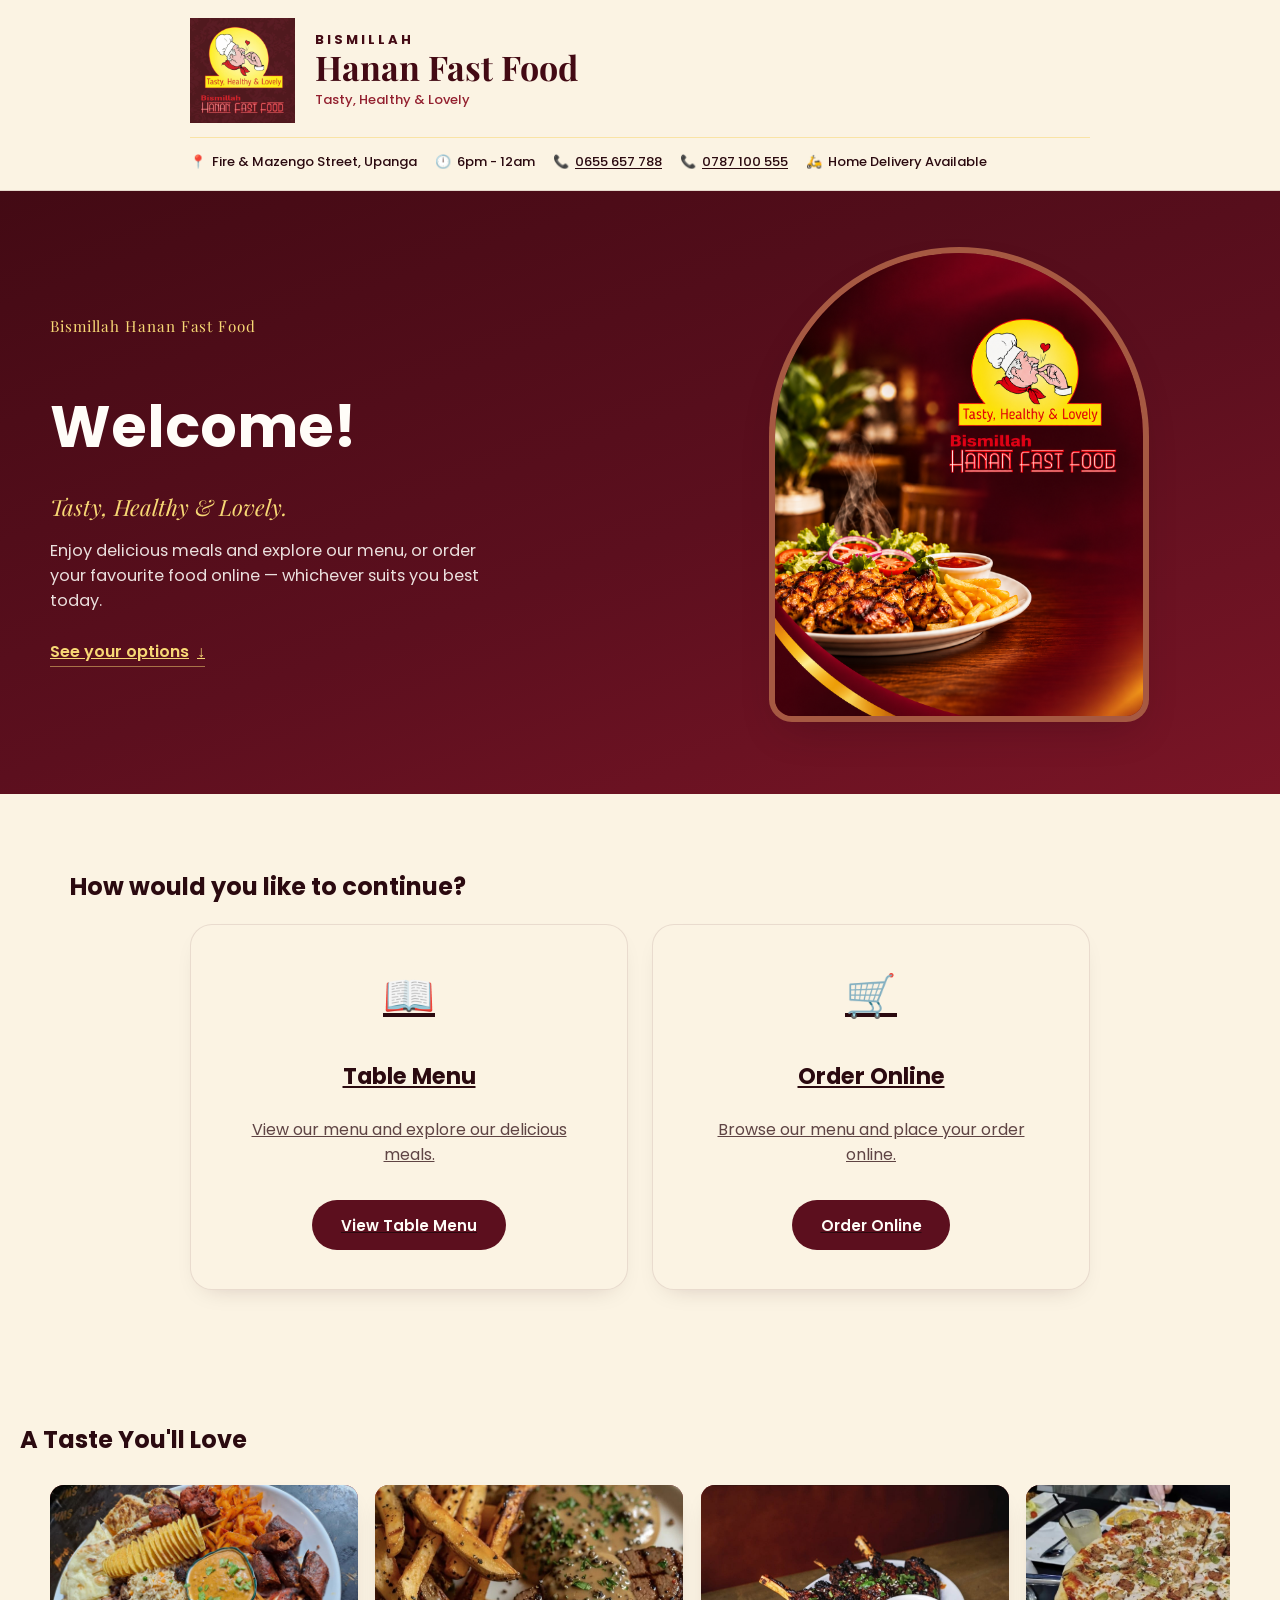
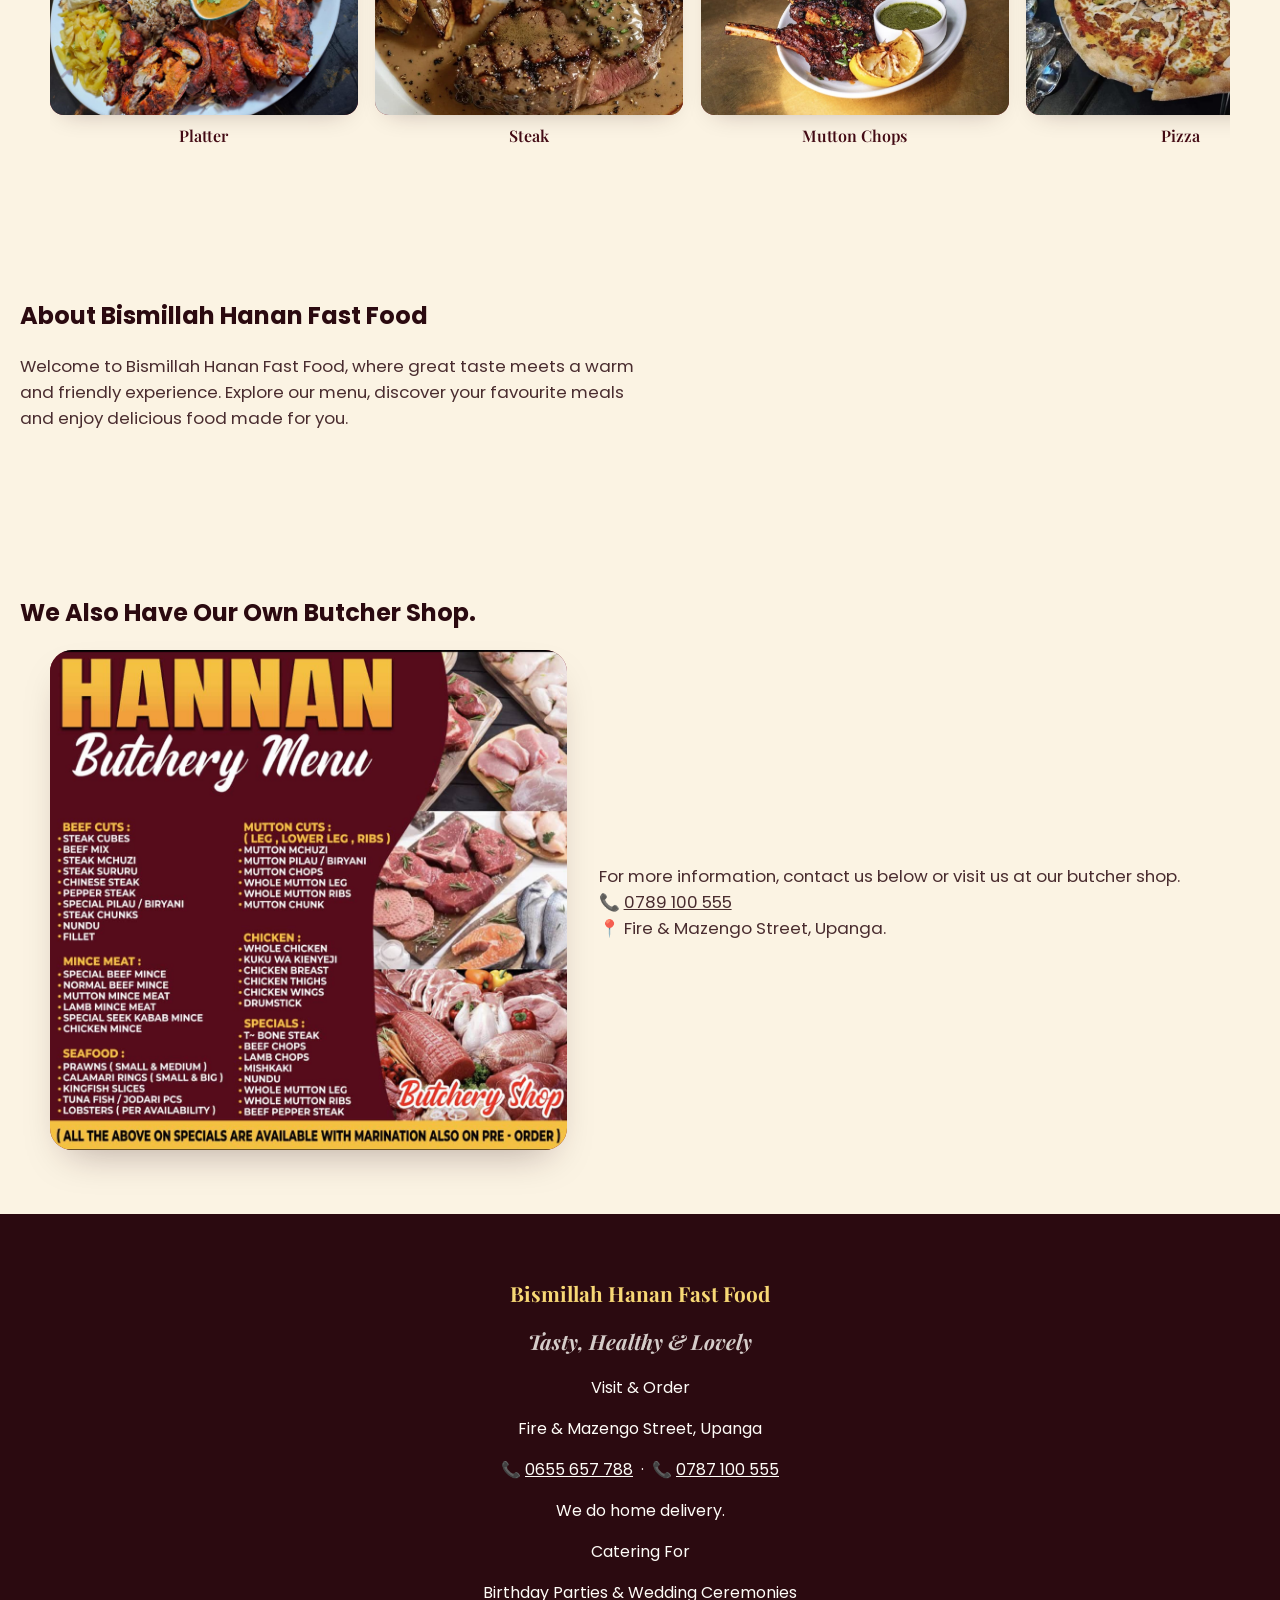
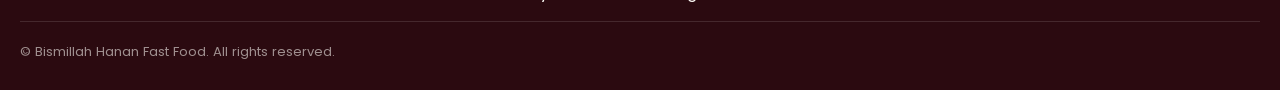
<file: index.html>
<!DOCTYPE html>
<html lang="en">
<head>
  <meta charset="UTF-8">
  <meta name="viewport" content="width=device-width, initial-scale=1.0">
  <title>Bismillah Hanan Fast Food | Tasty, Healthy &amp; Lovely</title>
  <meta name="description" content="Welcome to Bismillah Hanan Fast Food. View our table menu or order your favourite meals online.">

  <!-- Google Fonts: Playfair Display for headings, Poppins for body text -->
  <link rel="preconnect" href="https://fonts.googleapis.com">
  <link rel="preconnect" href="https://fonts.gstatic.com" crossorigin>
  <link href="https://fonts.googleapis.com/css2?family=Playfair+Display:wght@600;700;800&family=Poppins:wght@400;500;600;700&display=swap" rel="stylesheet">

  <link rel="stylesheet" href="style.css">
</head>
<body>

  <!-- =========================================================
     HEADER
     ========================================================= -->

<header class="site-header">

  <div class="header-inner">

    <!-- Restaurant Logo -->
    <div class="brand-logo">
      <img
        src="logo.jpeg"
        alt="Bismillah Hanan Fast Food Logo"
      />
    </div>

    <!-- Restaurant Brand -->
    <div class="brand-copy">

      <p class="brand-eyebrow">Bismillah</p>

      <h1 class="brand-name">
        Hanan Fast Food
      </h1>

      <p class="brand-tagline">
        Tasty, Healthy &amp; Lovely
      </p>

    </div>

    <!-- Header Information -->
    <div class="header-strip">

      <div class="header-strip-item">
        <span class="header-icon">📍</span>
        <span>Fire &amp; Mazengo Street, Upanga </span>
      </div>

		<div class="header-strip-item">
        <span class="header-icon">🕛</span>
        <span>6pm - 12am</span>
      </div>
		
      <div class="header-strip-item">
        <span class="header-icon">📞</span>
        <a href="tel:0655657788">0655 657 788</a>
      </div>

      <div class="header-strip-item">
        <span class="header-icon">📞</span>
        <a href="tel:0787100555">0787 100 555</a>
      </div>

      <div class="header-strip-item">
        <span class="header-icon">🛵</span>
        <span>Home Delivery Available</span>
      </div>

    </div>

  </div>

</header>

<main>
    <!-- ============ HERO / WELCOME SECTION ============ -->
    <section class="hero" aria-labelledby="hero-heading">
      <div class="hero-inner">
        <div class="hero-text">
          <p class="hero-kicker">Bismillah Hanan Fast Food</p>
          <h1 id="hero-heading">Welcome!</h1>
          <p class="hero-tagline">Tasty, Healthy &amp; Lovely.</p>
          <p class="hero-copy">Enjoy delicious meals and explore our menu, or order your favourite food online — whichever suits you best today.</p>
          <a href="#choose" class="hero-scroll-cta">
            <span>See your options</span>
            <span class="hero-scroll-arrow" aria-hidden="true">↓</span>
          </a>
        </div>

        <div class="hero-media">
          <!-- Hero image: replace images/hero.jpg with the real photo when available -->
          <div class="hero-image-frame">
            <img
              src="hero.png"
              alt="A warm plate of freshly prepared food from Bismillah Hanan Fast Food"
              class="hero-image"
              onerror="this.closest('.hero-image-frame').classList.add('image-fallback')"
            >
            <div class="fallback-label" aria-hidden="true">
              <span>Add hero.jpg</span>
              <small>images/hero.jpg — 1000×1200px recommended</small>
            </div>
          </div>
        </div>
      </div>
    </section>

    <!-- ============ TWO MAIN OPTIONS ============ -->
    <section class="choose" id="choose" aria-labelledby="choose-heading">
      <h2 id="choose-heading" class="section-heading">How would you like to continue?</h2>

      <div class="choice-grid">

        <!-- Card 1: Table Menu -->
        <a href="index1.html" class="choice-card choice-card--menu">
          <span class="choice-icon" aria-hidden="true">📖</span>
          <h3>Table Menu</h3>
          <p>View our menu and explore our delicious meals.</p>
          <span class="choice-button">View Table Menu</span>
        </a>

        <!-- Card 2: Order Online -->
        <a href="index2.html" class="choice-card choice-card--order">
          <span class="choice-icon" aria-hidden="true">🛒</span>
          <h3>Order Online</h3>
          <p>Browse our menu and place your order online.</p>
          <span class="choice-button">Order Online</span>
        </a>

      </div>
    </section>

    <!-- ============ FEATURED FOOD SECTION ============ -->
    <section class="featured" aria-labelledby="featured-heading">
      <h2 id="featured-heading" class="section-heading">A Taste You'll Love</h2>

      <div class="featured-track">
        <figure class="food-card">
          <div class="food-image-frame">
            <img src="Platter.jpeg" alt="Platter" loading="lazy" onerror="this.closest('.food-image-frame').classList.add('image-fallback')">
            <div class="fallback-label" aria-hidden="true"><span>Platter.jpg</span></div>
          </div>
          <figcaption>Platter</figcaption>
        </figure>

        <figure class="food-card">
          <div class="food-image-frame">
            <img src="Steak.jpeg" alt="Steak" loading="lazy" onerror="this.closest('.food-image-frame').classList.add('image-fallback')">
            <div class="fallback-label" aria-hidden="true"><span>Steak.jpg</span></div>
          </div>
          <figcaption>Steak</figcaption>
        </figure>

        <figure class="food-card">
          <div class="food-image-frame">
            <img src="Mutton chops.jpeg" alt="Mutton chops" loading="lazy" onerror="this.closest('.food-image-frame').classList.add('image-fallback')">
            <div class="fallback-label" aria-hidden="true"><span>Mutton chops.jpg</span></div>
          </div>
          <figcaption>Mutton Chops</figcaption>
        </figure>

        <figure class="food-card">
          <div class="food-image-frame">
            <img src="Pizza.jpeg" alt="Pizza" loading="lazy" onerror="this.closest('.food-image-frame').classList.add('image-fallback')">
            <div class="fallback-label" aria-hidden="true"><span>Pizza.jpg</span></div>
          </div>
          <figcaption>Pizza</figcaption>
        </figure>
		
      </div>
    </section>

    <!-- ============ ABOUT SECTION ============ -->
    <section class="about" aria-labelledby="about-heading">
        <div class="about-text">
          <h2 id="about-heading" class="section-heading section-heading--left">About Bismillah Hanan Fast Food</h2>
          <p>Welcome to Bismillah Hanan Fast Food, where great taste meets a warm and friendly experience. Explore our menu, discover your favourite meals and enjoy delicious food made for you.</p>
        </div>
      </div>
    </section>
	  <!-- ============ ABOUT SECTION ============ -->
    <section class="about" aria-labelledby="about-heading">
		<h2 id="about-heading" class="section-heading section-heading--left">We Also Have Our Own Butcher Shop.</h2>
      <div class="about-inner">
        <div class="about-image-frame">
          <img src="Butcher.jpeg" alt="Hannan Butchery Shop" loading="lazy" onerror="this.closest('.about-image-frame').classList.add('image-fallback')">
          <div class="fallback-label" aria-hidden="true"><span>Butcher shop.jpg</span></div>
        </div>
        <div class="about-text">
          <h2 id="about-heading" class="section-heading section-heading--left"></h2>
          <p>
			  For more information, contact us below or visit us at our butcher shop.
			  <br>
		  📞 <a href="tel:0789100555">0789 100 555</a>
			  <br>
		  📍  Fire &amp; Mazengo Street, Upanga.
		  </p>
        </div
      </div>
    </section>
	

  <!-- ============ FOOTER ============ -->
  
  <footer class="site-footer">


<div class="footer-inner">

  <!-- Footer Brand -->
  <div class="footer-brand">

    <p class="footer-name">
      Bismillah Hanan Fast Food
    </p>

    <p class="footer-tagline">
      Tasty, Healthy &amp; Lovely
    </p>

  </div>

  <!-- Restaurant Details -->
  <div class="footer-details">

    <p class="footer-heading">
      Visit &amp; Order
    </p>

    <p>
     Fire &amp; Mazengo Street, Upanga
    </p>

    <p>
      📞 <a href="tel:0655657788">0655 657 788</a>
      &nbsp;·&nbsp;
      📞 <a href="tel:0787100555">0787 100 555</a>
    </p>

    <p>
      We do home delivery.
    </p>

  </div>

  <!-- Catering -->
  <div class="footer-catering">

    <p class="footer-heading">
      Catering For
    </p>

    <p>
      Birthday Parties &amp; Wedding Ceremonies
    </p>

  </div>

</div>

<!-- Copyright -->
<p class="footer-copyright">
  © <span id="year"></span>
Bismillah Hanan Fast Food. All rights reserved.
</p>


  <script src="script.js"></script>
</body>
</html>
</file>
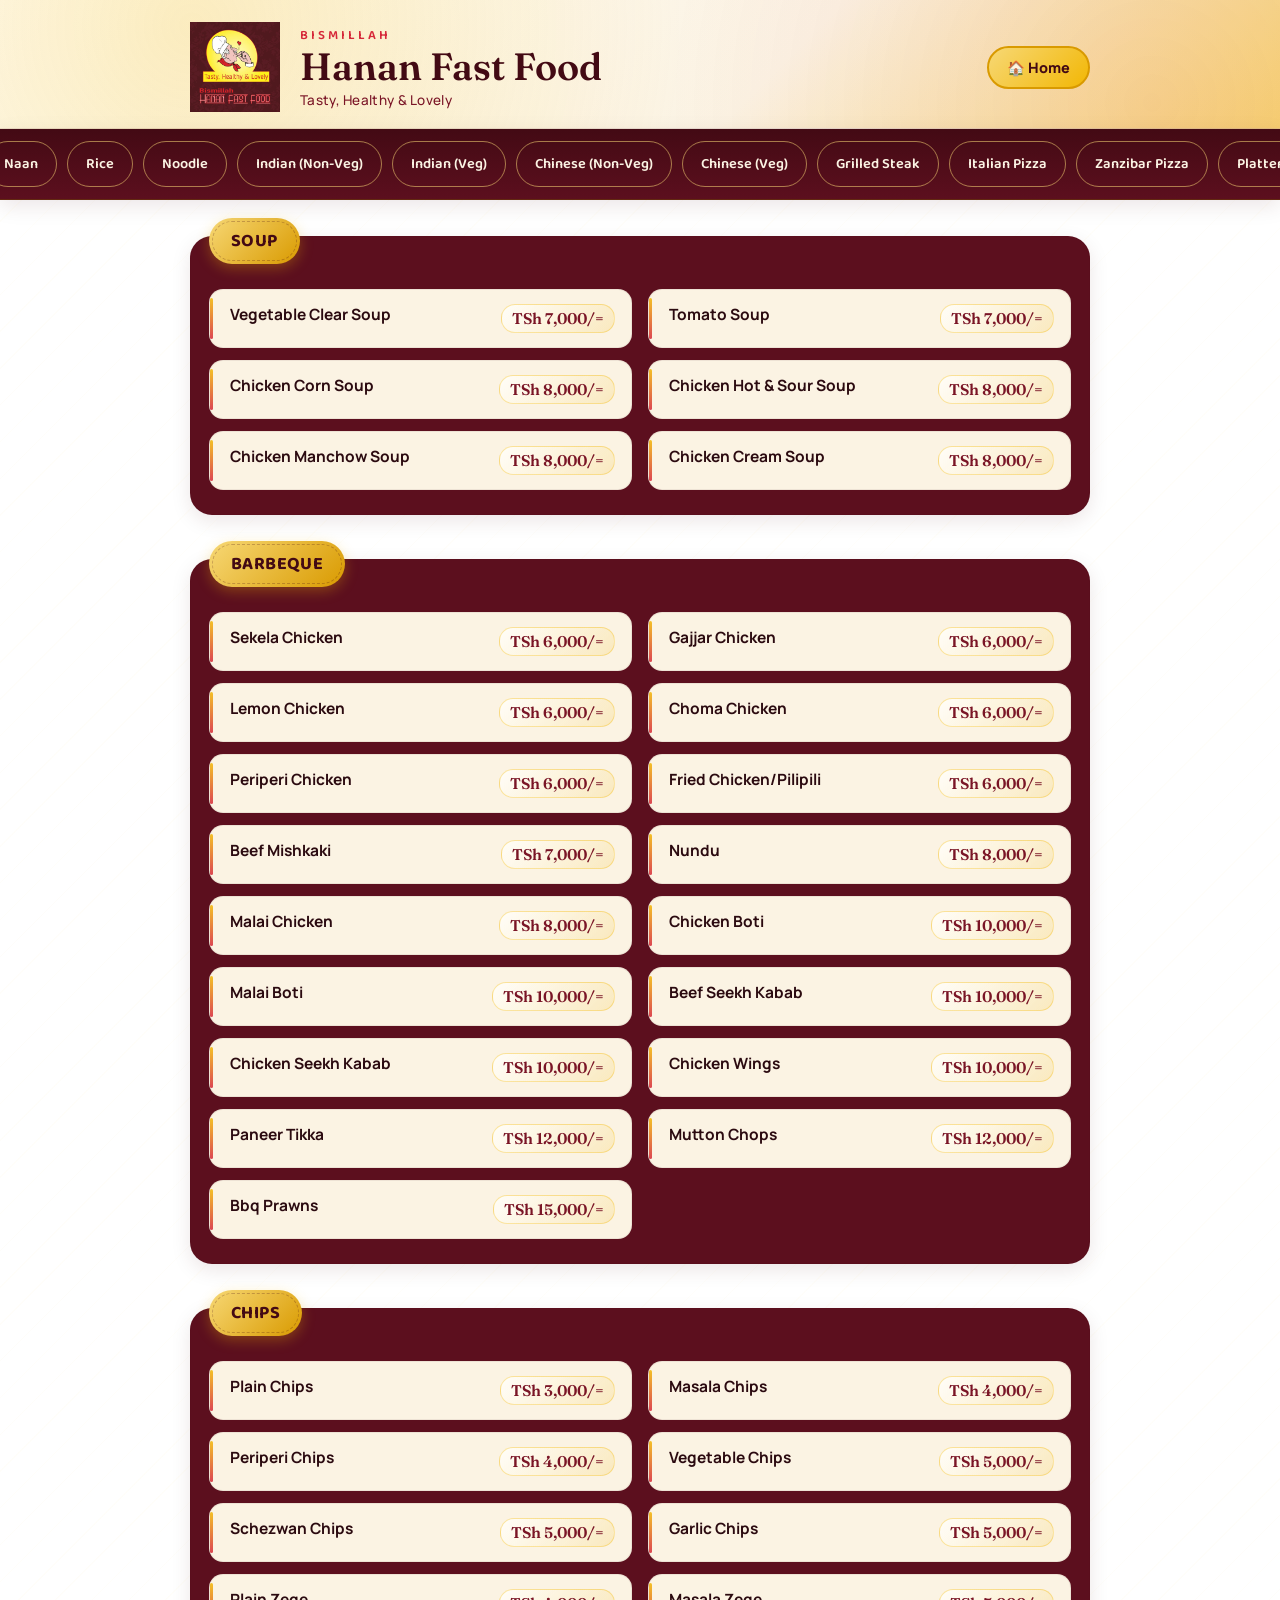
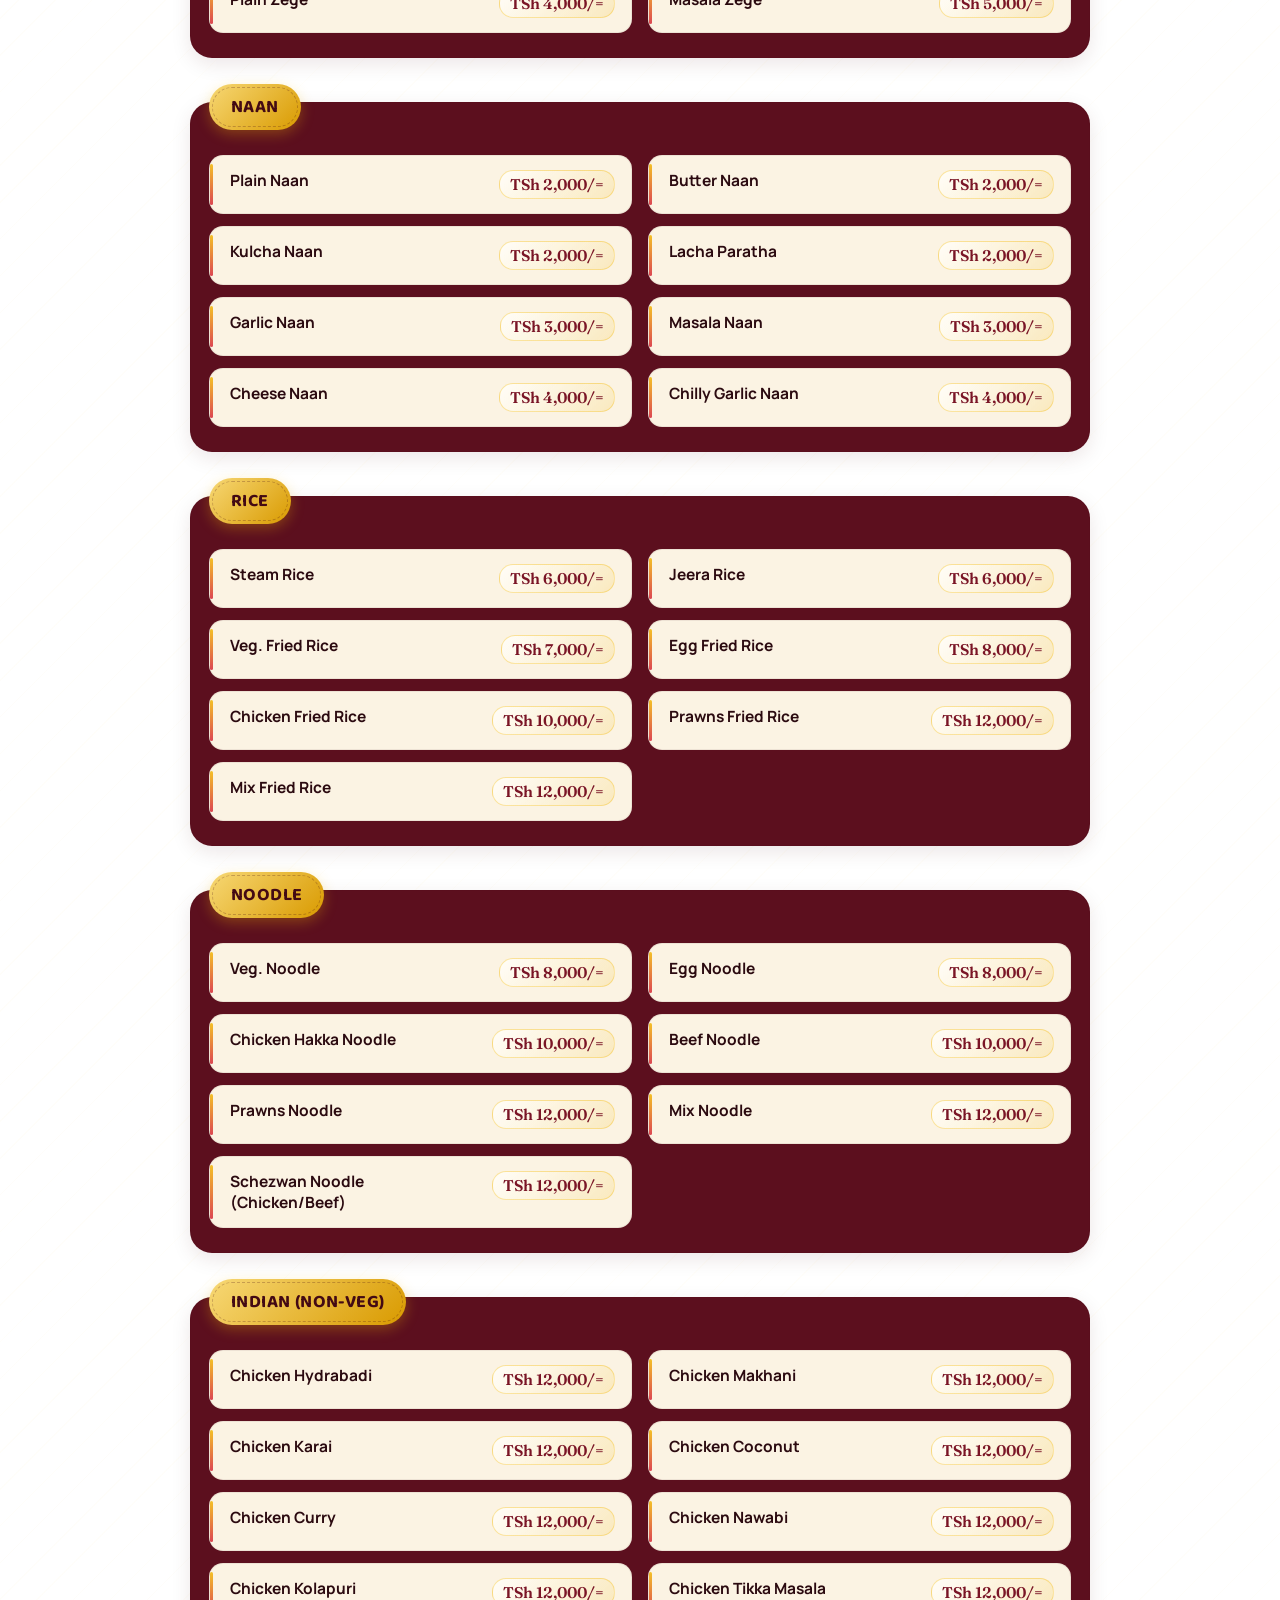
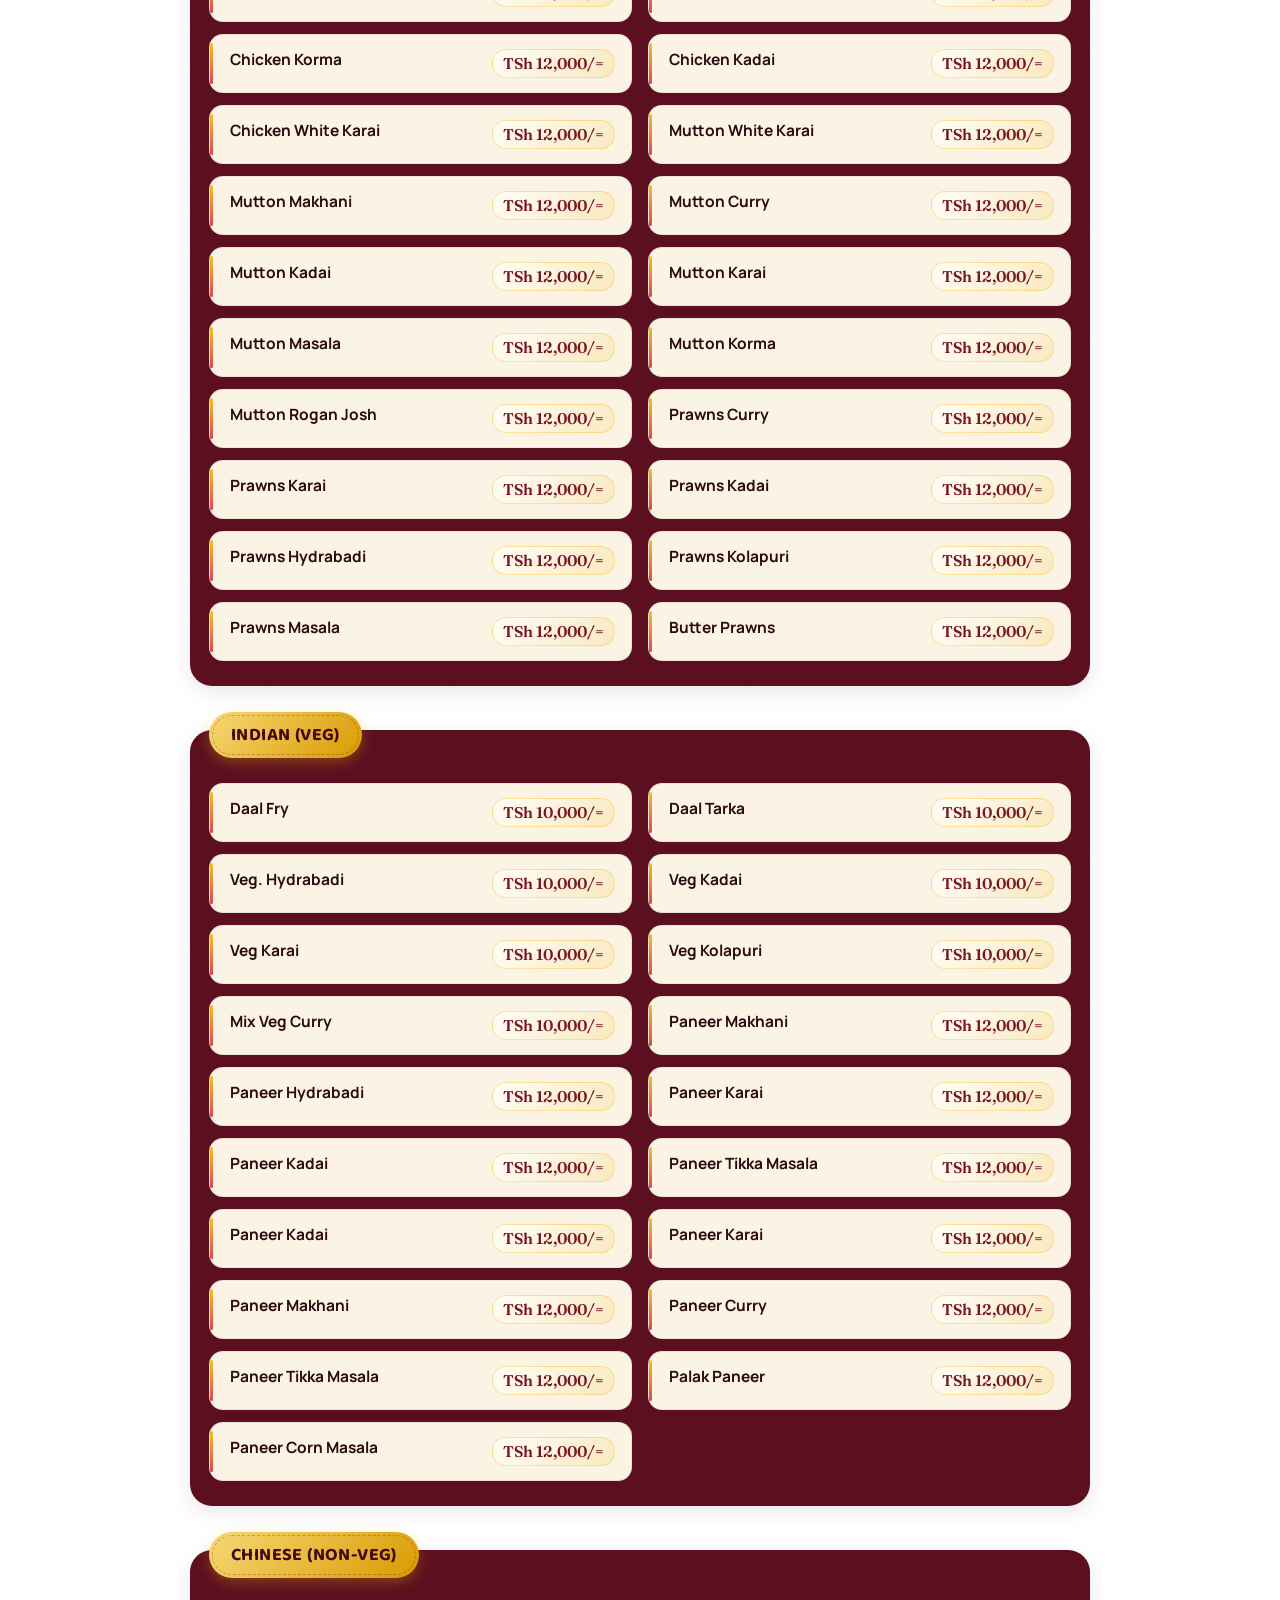
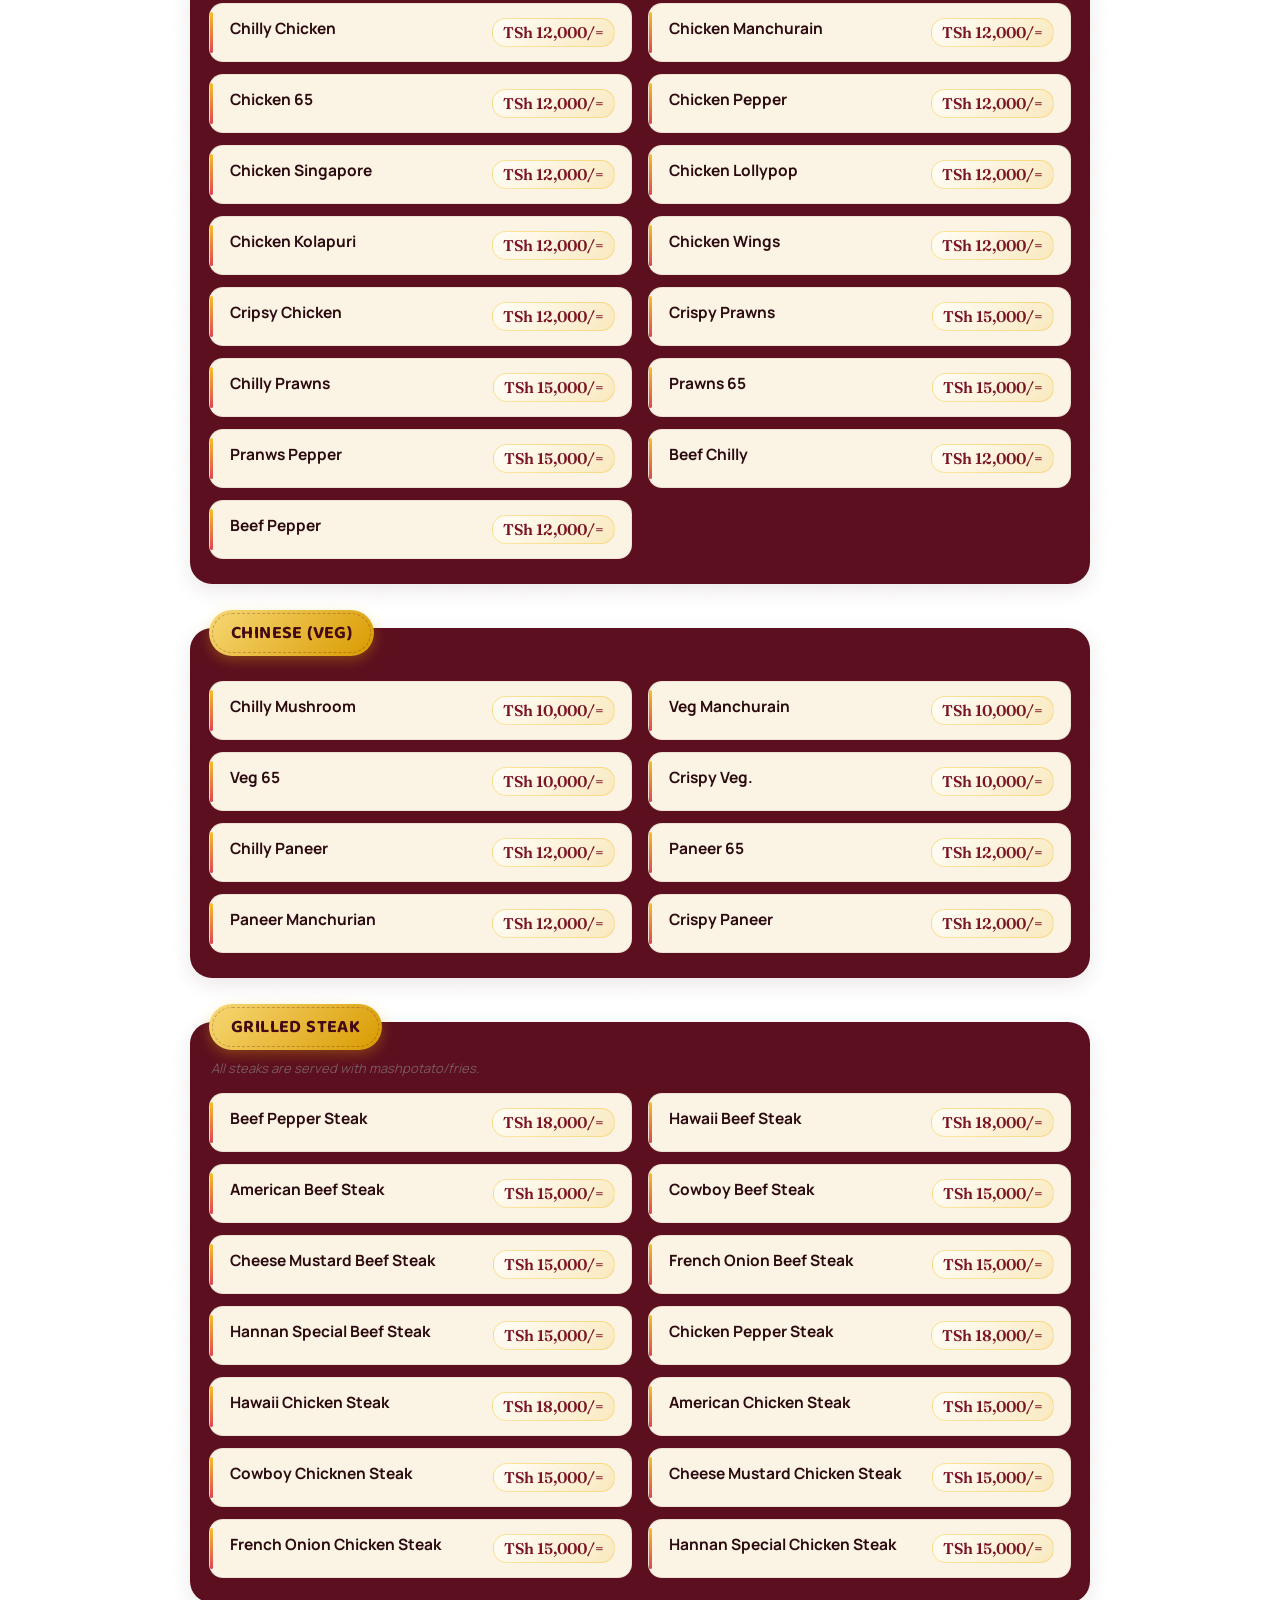
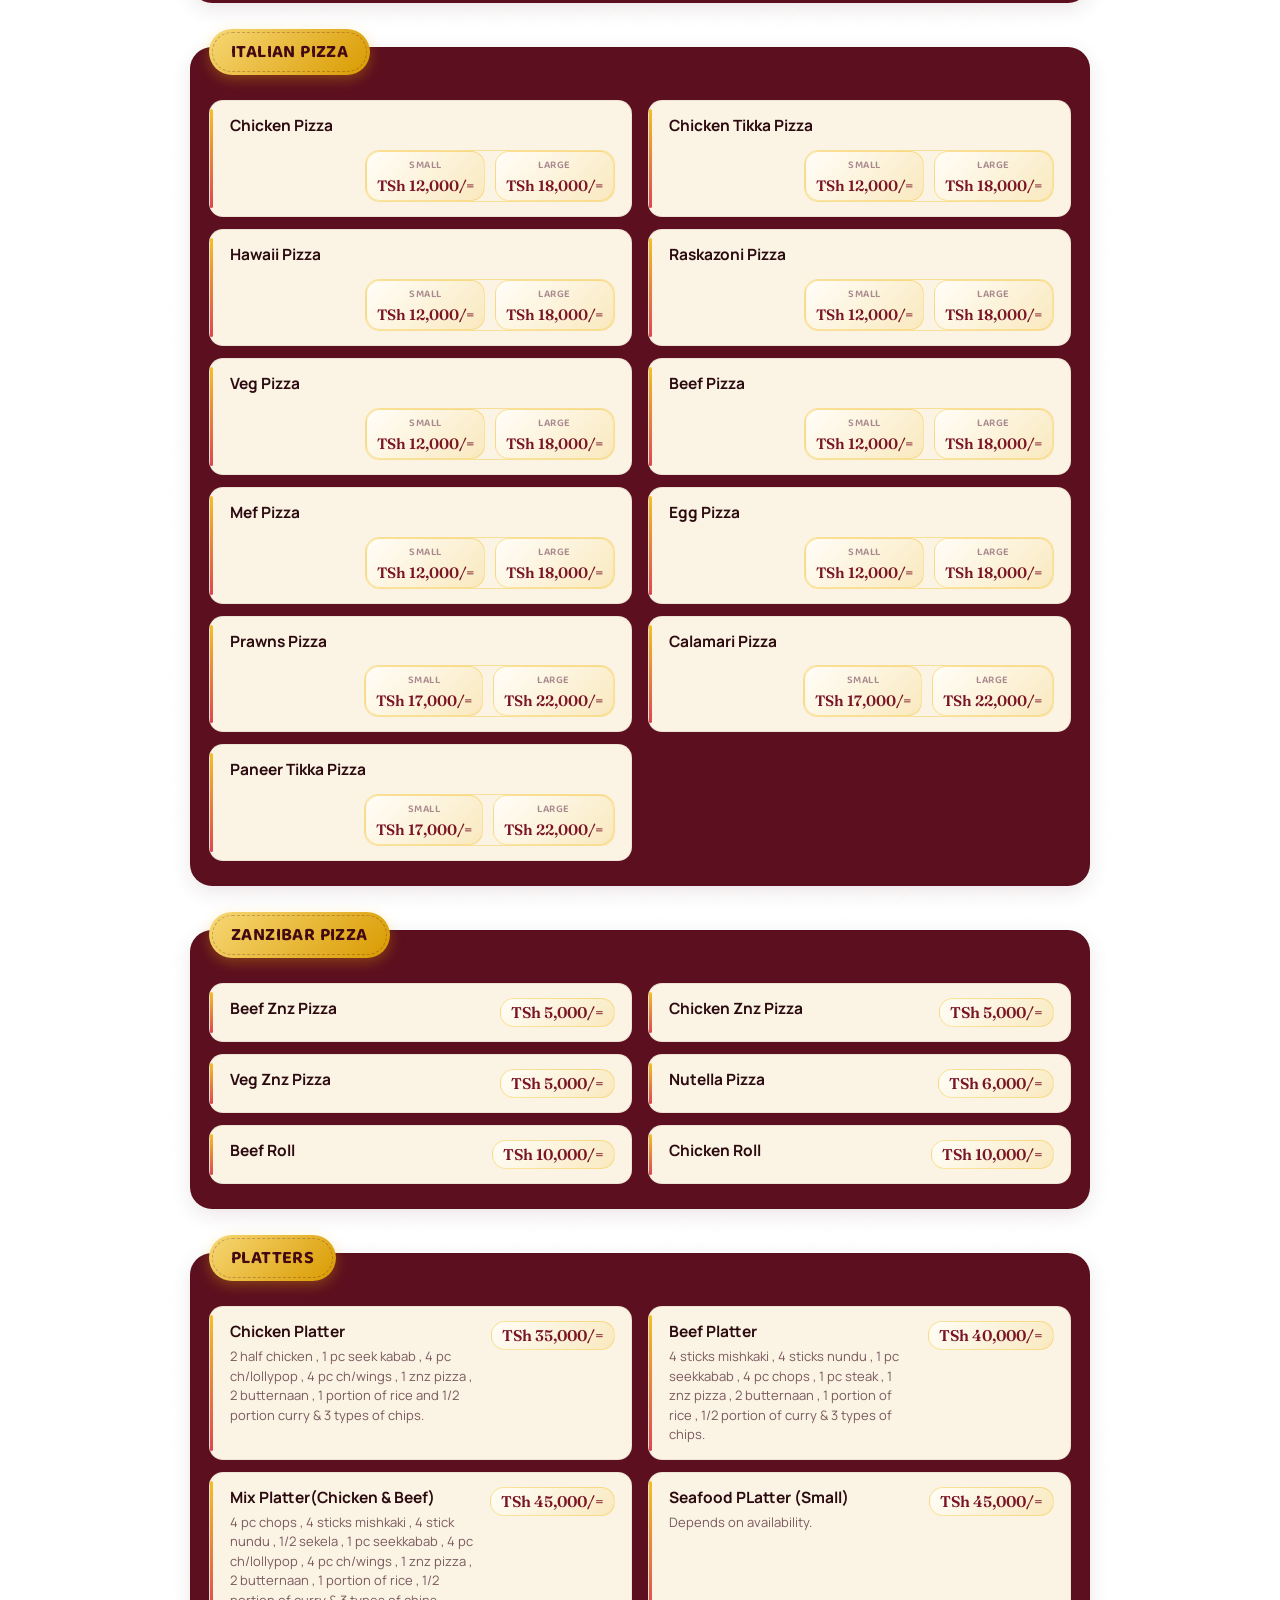
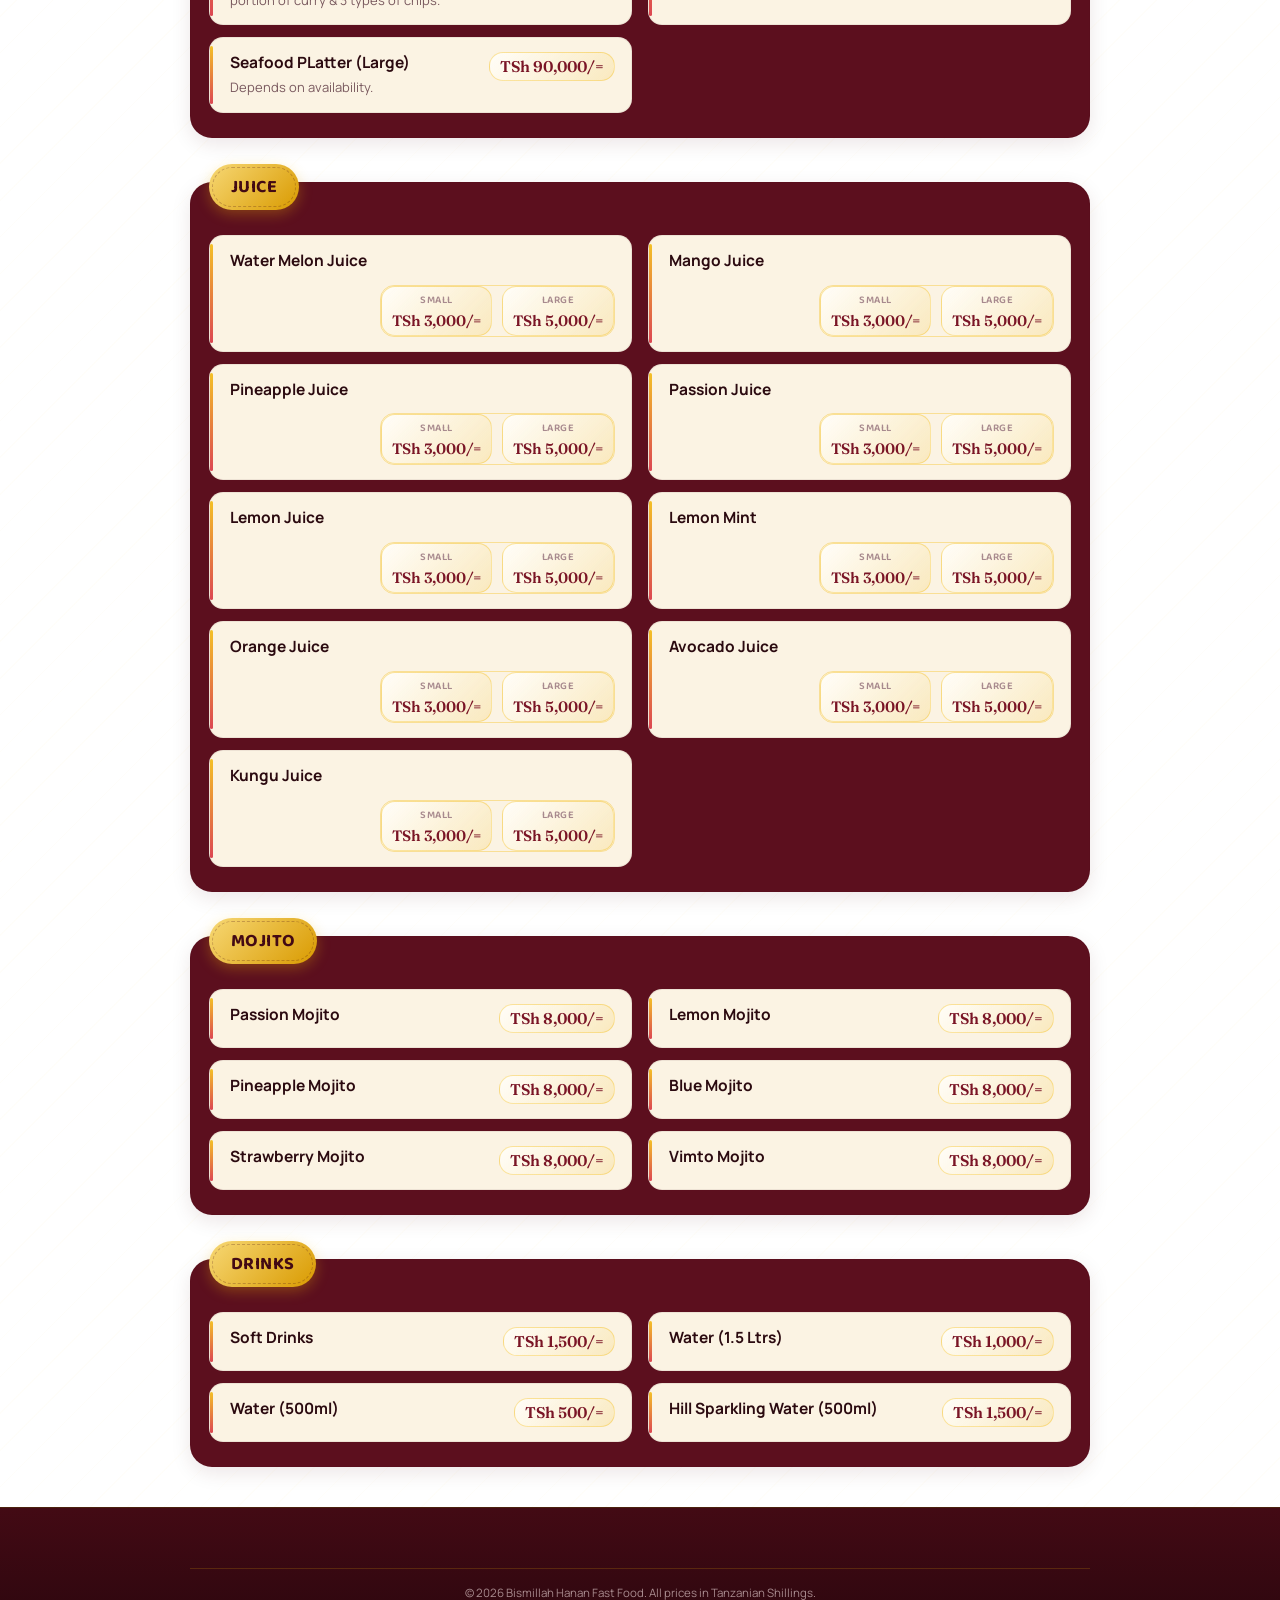
<file: index1.html>
<!DOCTYPE html>

<html lang="en">
<head>
  <meta charset="UTF-8" />
  <meta name="viewport" content="width=device-width, initial-scale=1.0, viewport-fit=cover" />

  <title>Bismillah Hanan Fast Food — Menu</title>

<meta
 name="description"
 content="Digital menu for Bismillah Hanan Fast Food, Stone Town, Zanzibar. Tasty, Healthy & Lovely."
/>

  <link rel="preconnect" href="https://fonts.googleapis.com" />
  <link rel="preconnect" href="https://fonts.gstatic.com" crossorigin />

  <link
    href="https://fonts.googleapis.com/css2?family=Fraunces:opsz,wght@9..144,500;9..144,600;9..144,700&family=Baloo+2:wght@600;700;800&family=Manrope:wght@400;500;600;700;800&display=swap"
    rel="stylesheet"
  />

  <link rel="stylesheet" href="style1.css" />
</head>

<body>

  <!-- =========================================================
       HEADER
       ========================================================= -->

  <header class="site-header">

<div class="header-inner">

  <!-- Restaurant Logo -->
  <div class="brand-logo">
    <img
      src="logo.jpeg"
      alt="Bismillah Hanan Fast Food Logo"
    />
  </div>

  <!-- Restaurant Name -->
  <div class="brand-copy">
    <p class="brand-eyebrow">Bismillah</p>

    <h1 class="brand-name">
      Hanan Fast Food
    </h1>

    <p class="brand-tagline">
      Tasty, Healthy &amp; Lovely
    </p>
  </div>

  <!-- Home Button -->
  <a
    href="index.html"
    class="home-button"
    aria-label="Go back to home page"
  >
    🏠 Home
  </a>

</div>


  </header>

  <!-- =========================================================
       CATEGORY NAVIGATION
       ========================================================= -->

  <nav
    class="category-nav"
    aria-label="Menu categories"
  >


<div
  class="category-nav-scroll"
  id="category-nav"
  role="tablist"
></div>

  </nav>

  <!-- =========================================================
       MENU CONTENT
       ========================================================= -->

  <main
    id="menu-content"
    class="menu-content"
  >
    <!--
      Category sections are rendered here by script.js
      from MENU_DATA
    -->
  </main>

  <!-- =========================================================
       FOOTER
       ========================================================= -->

  <footer class="site-footer">

<!-- Copyright -->
<p class="footer-copyright">
  © <span id="year"></span>
  Bismillah Hanan Fast Food.
  All prices in Tanzanian Shillings.
</p>


  </footer>

  <!-- JavaScript -->

  <script src="script1.js"></script>

</body>
</html>
</file>
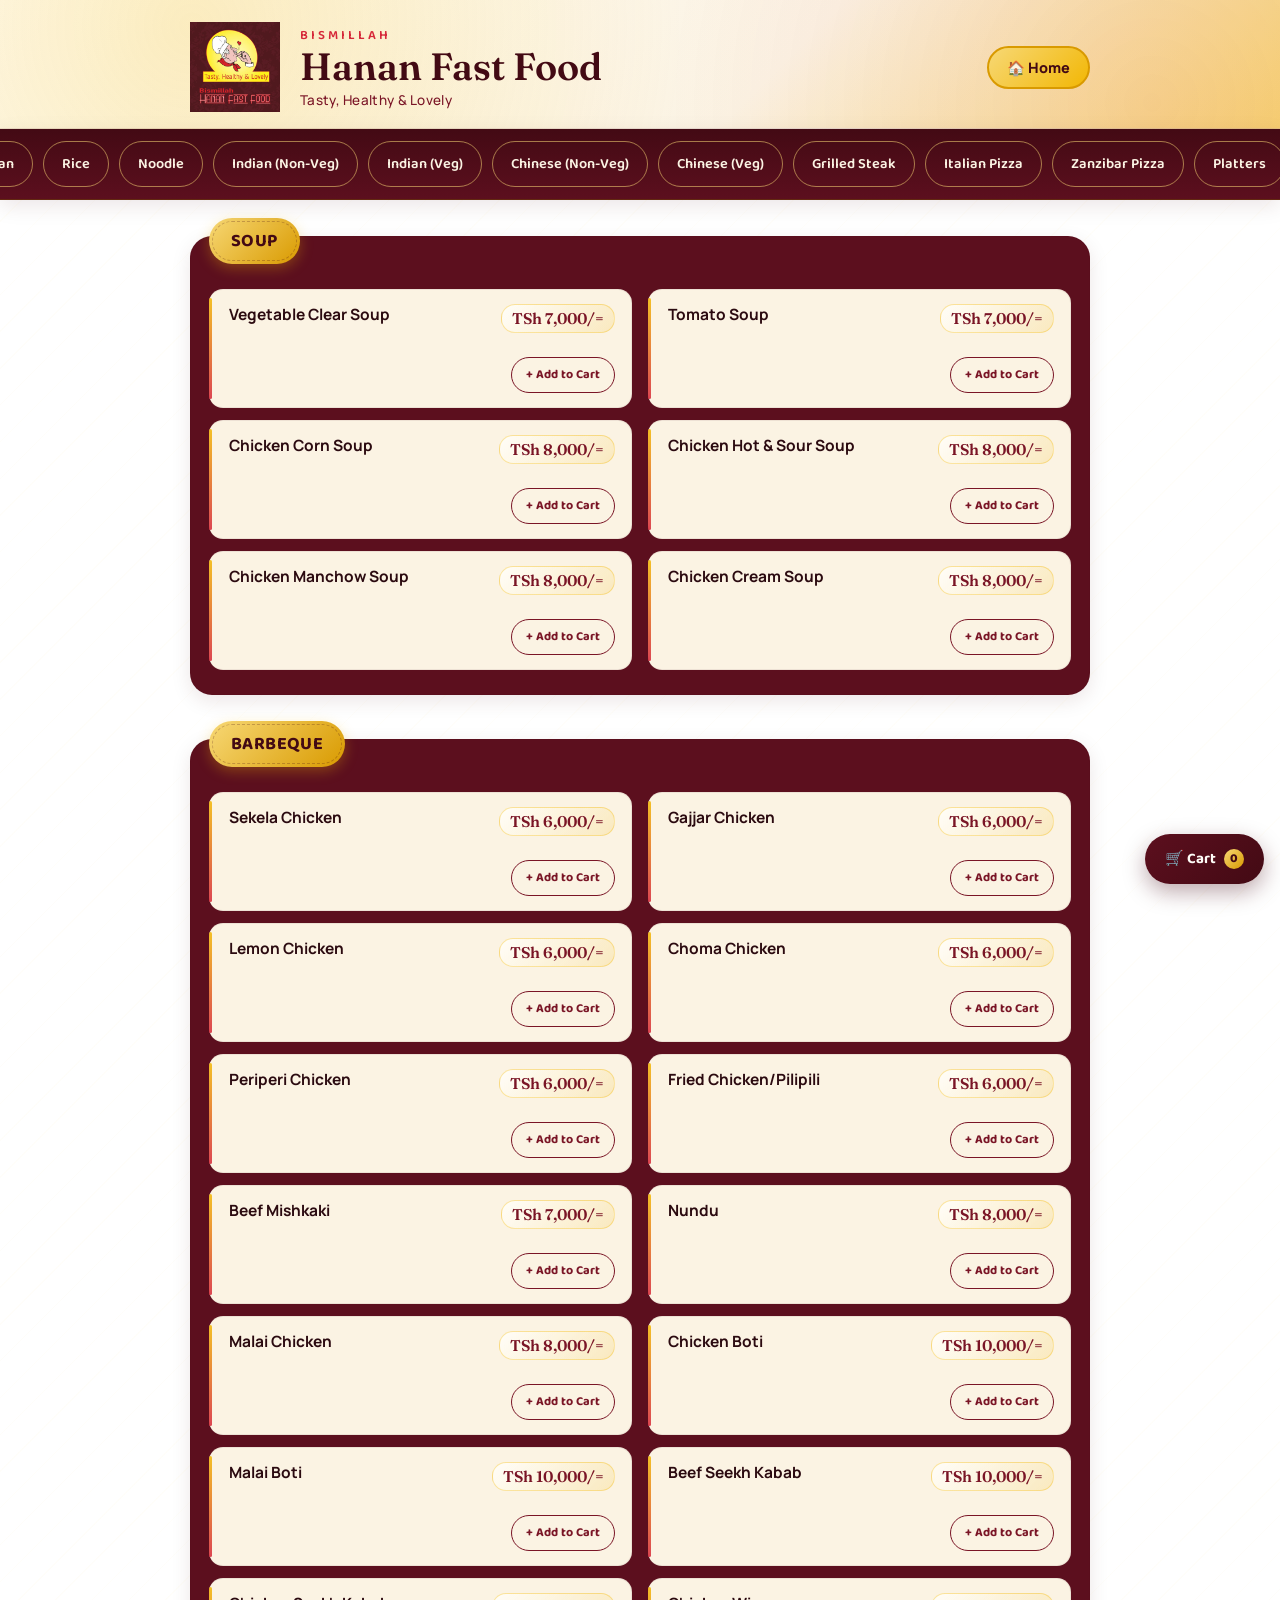
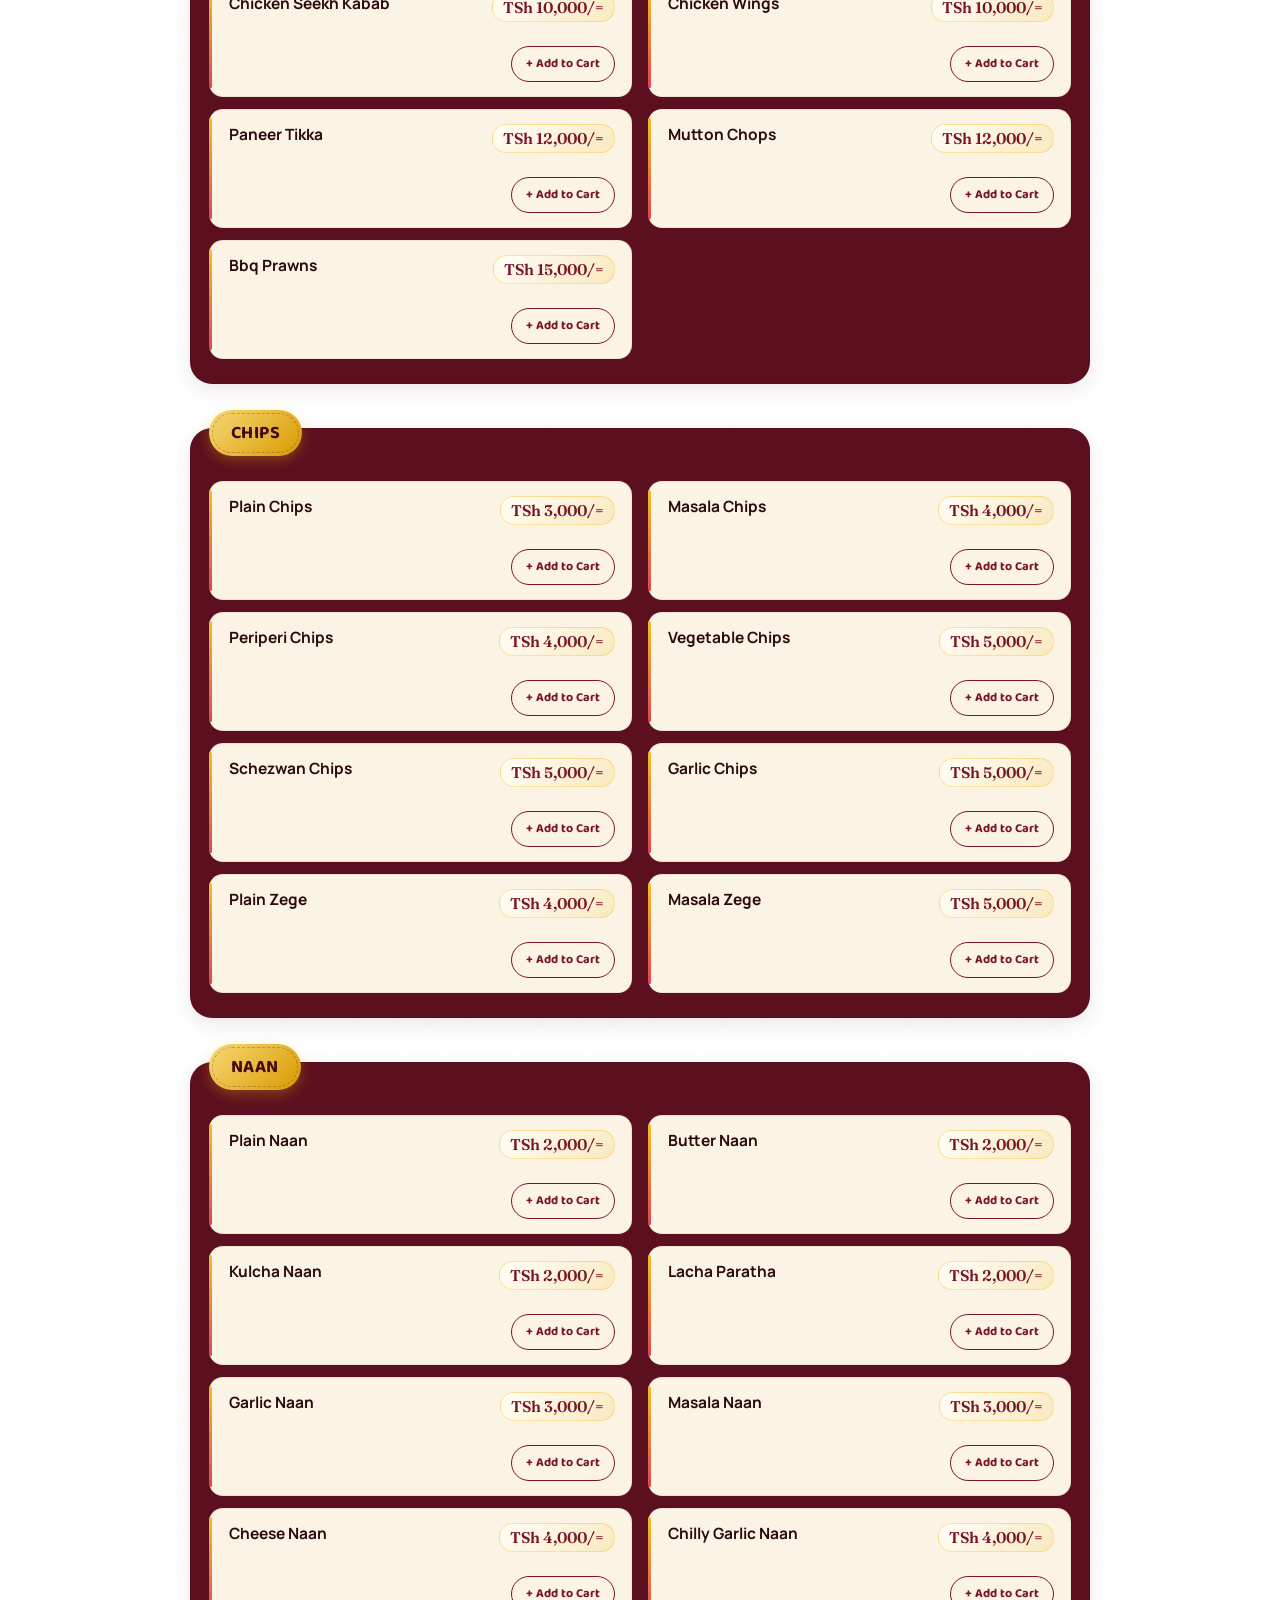
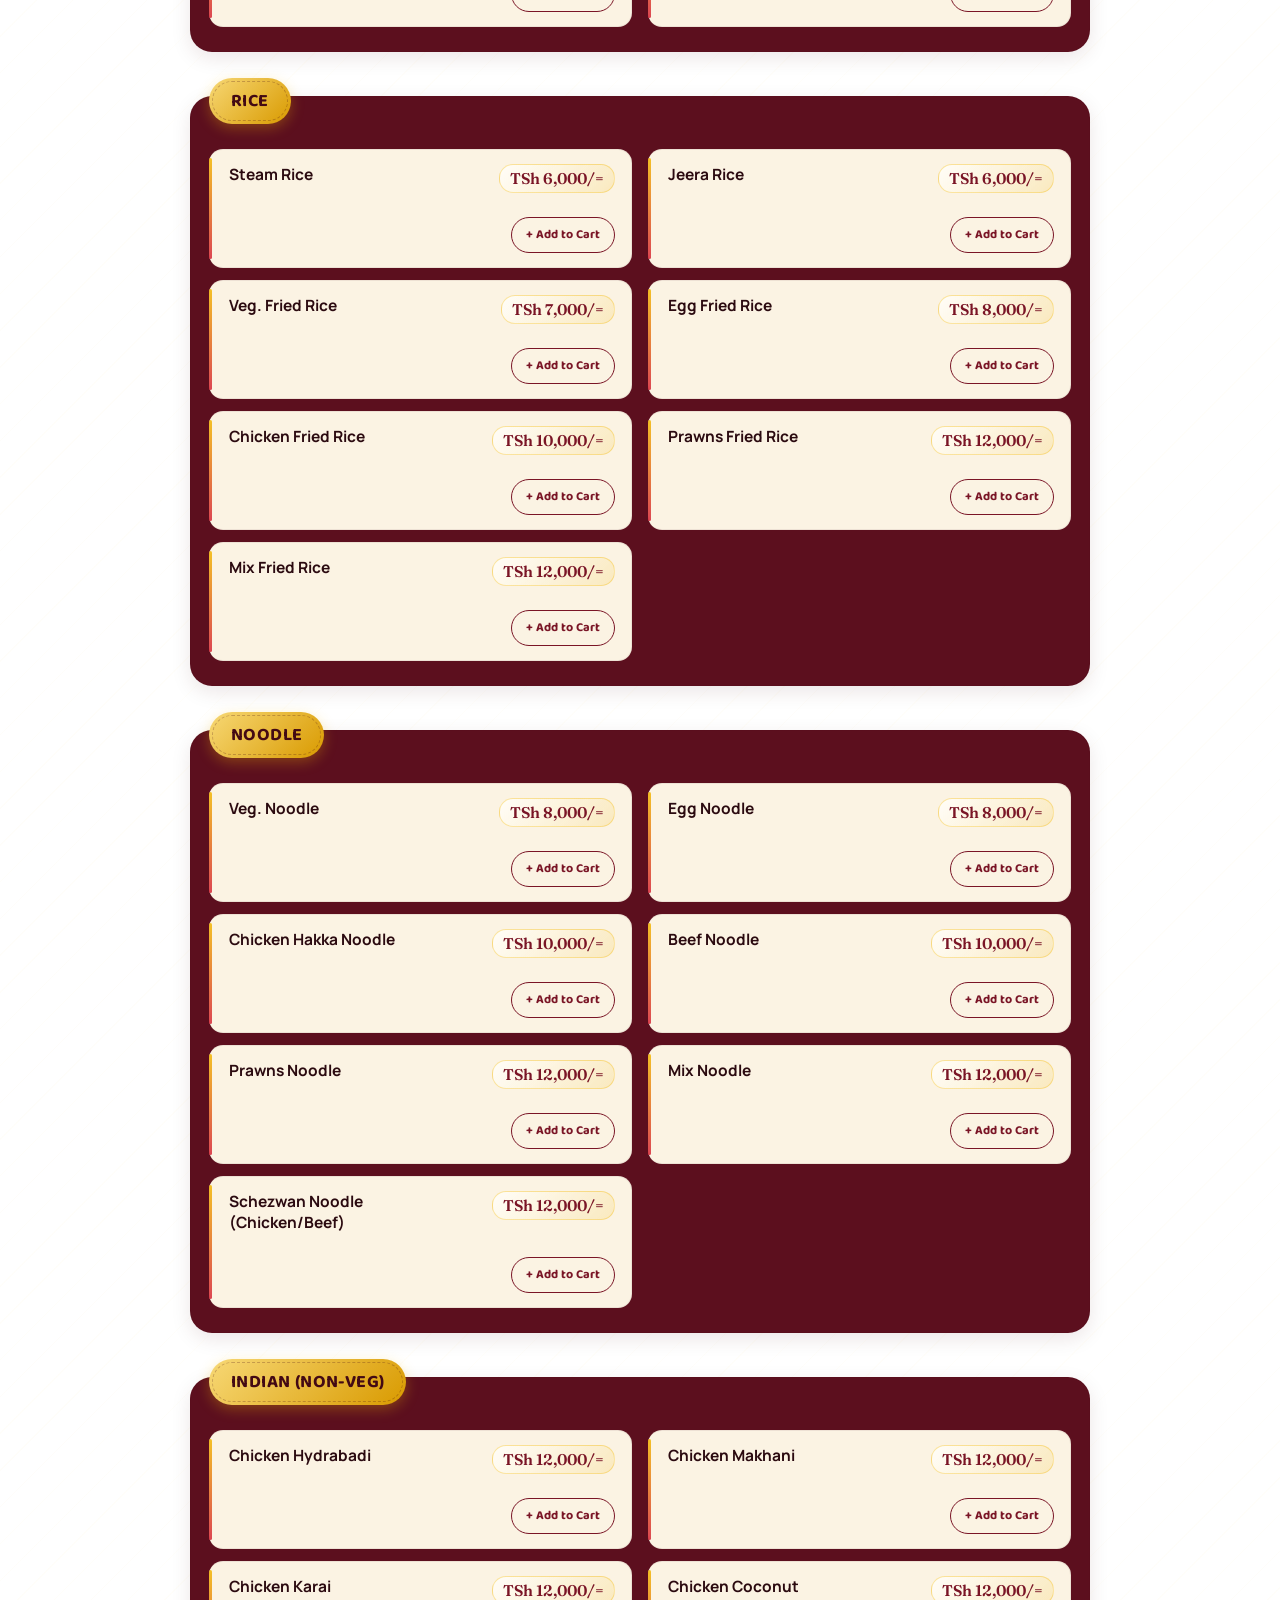
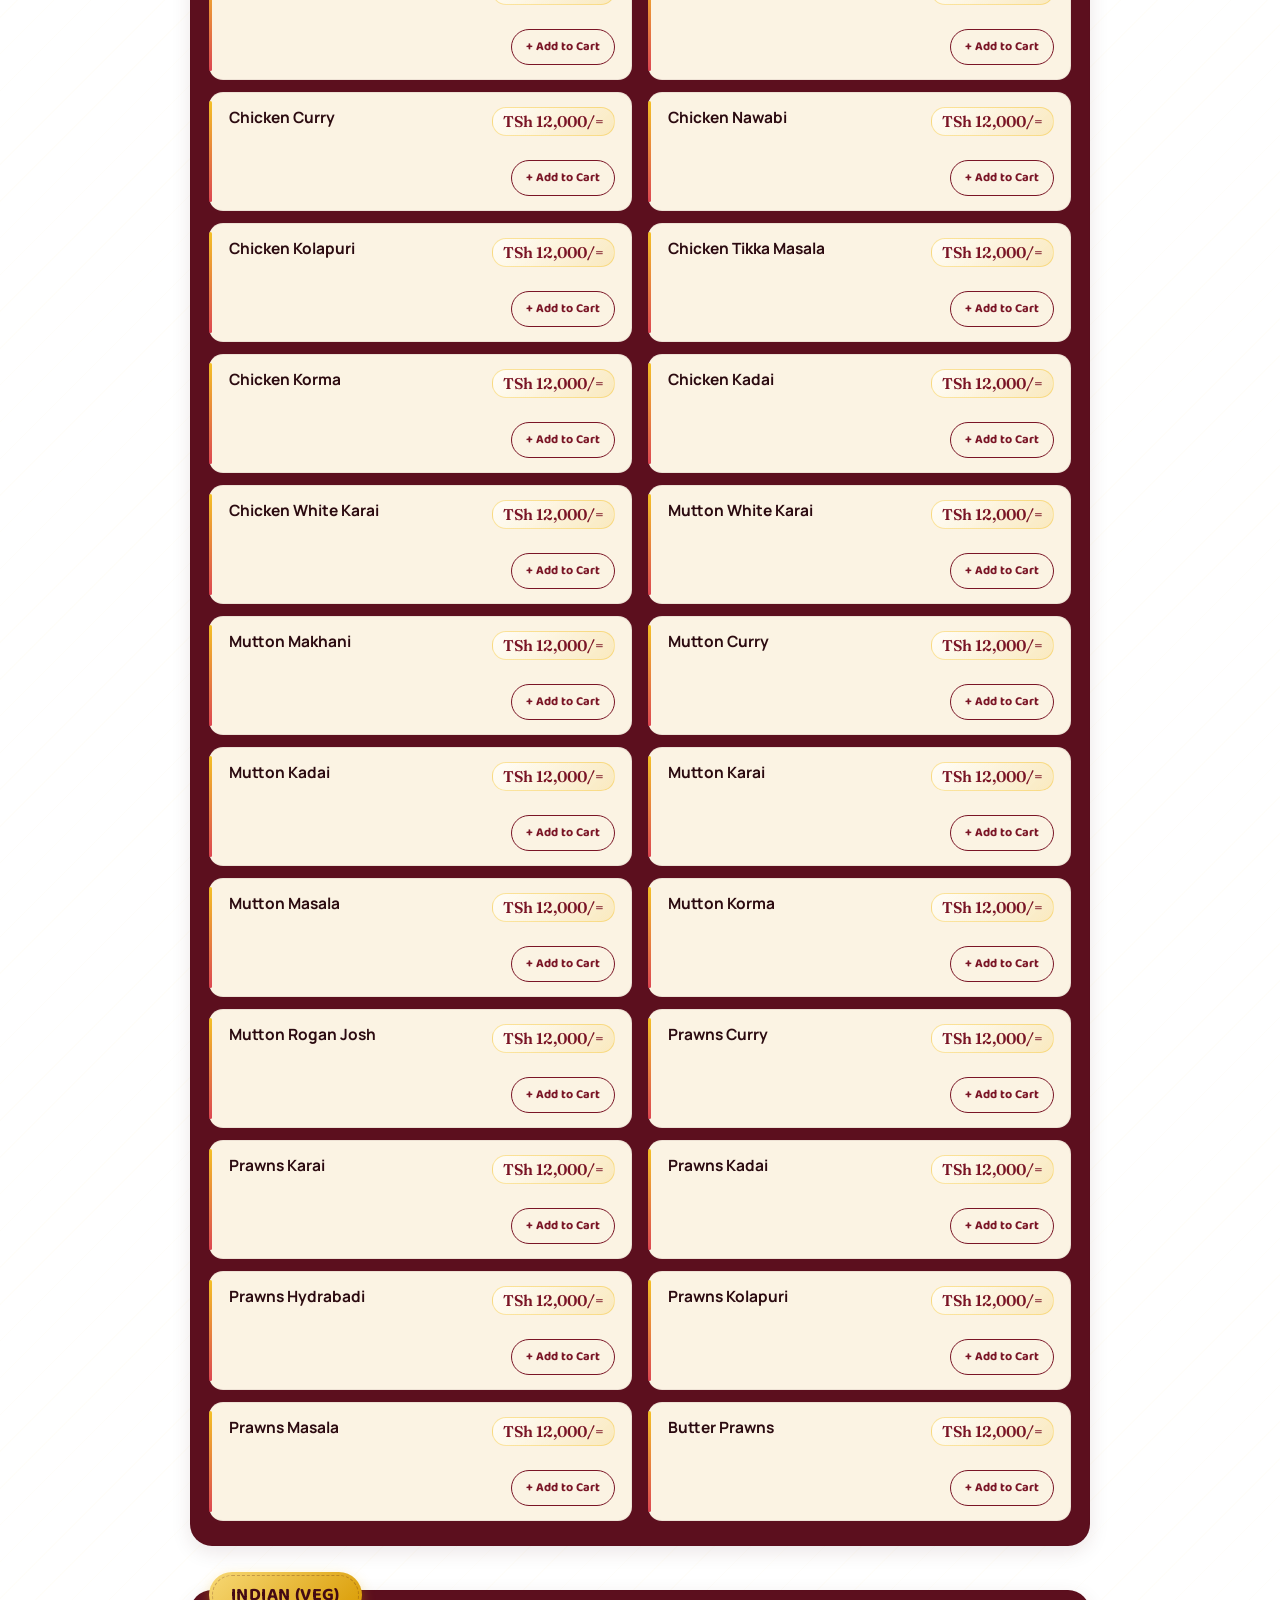
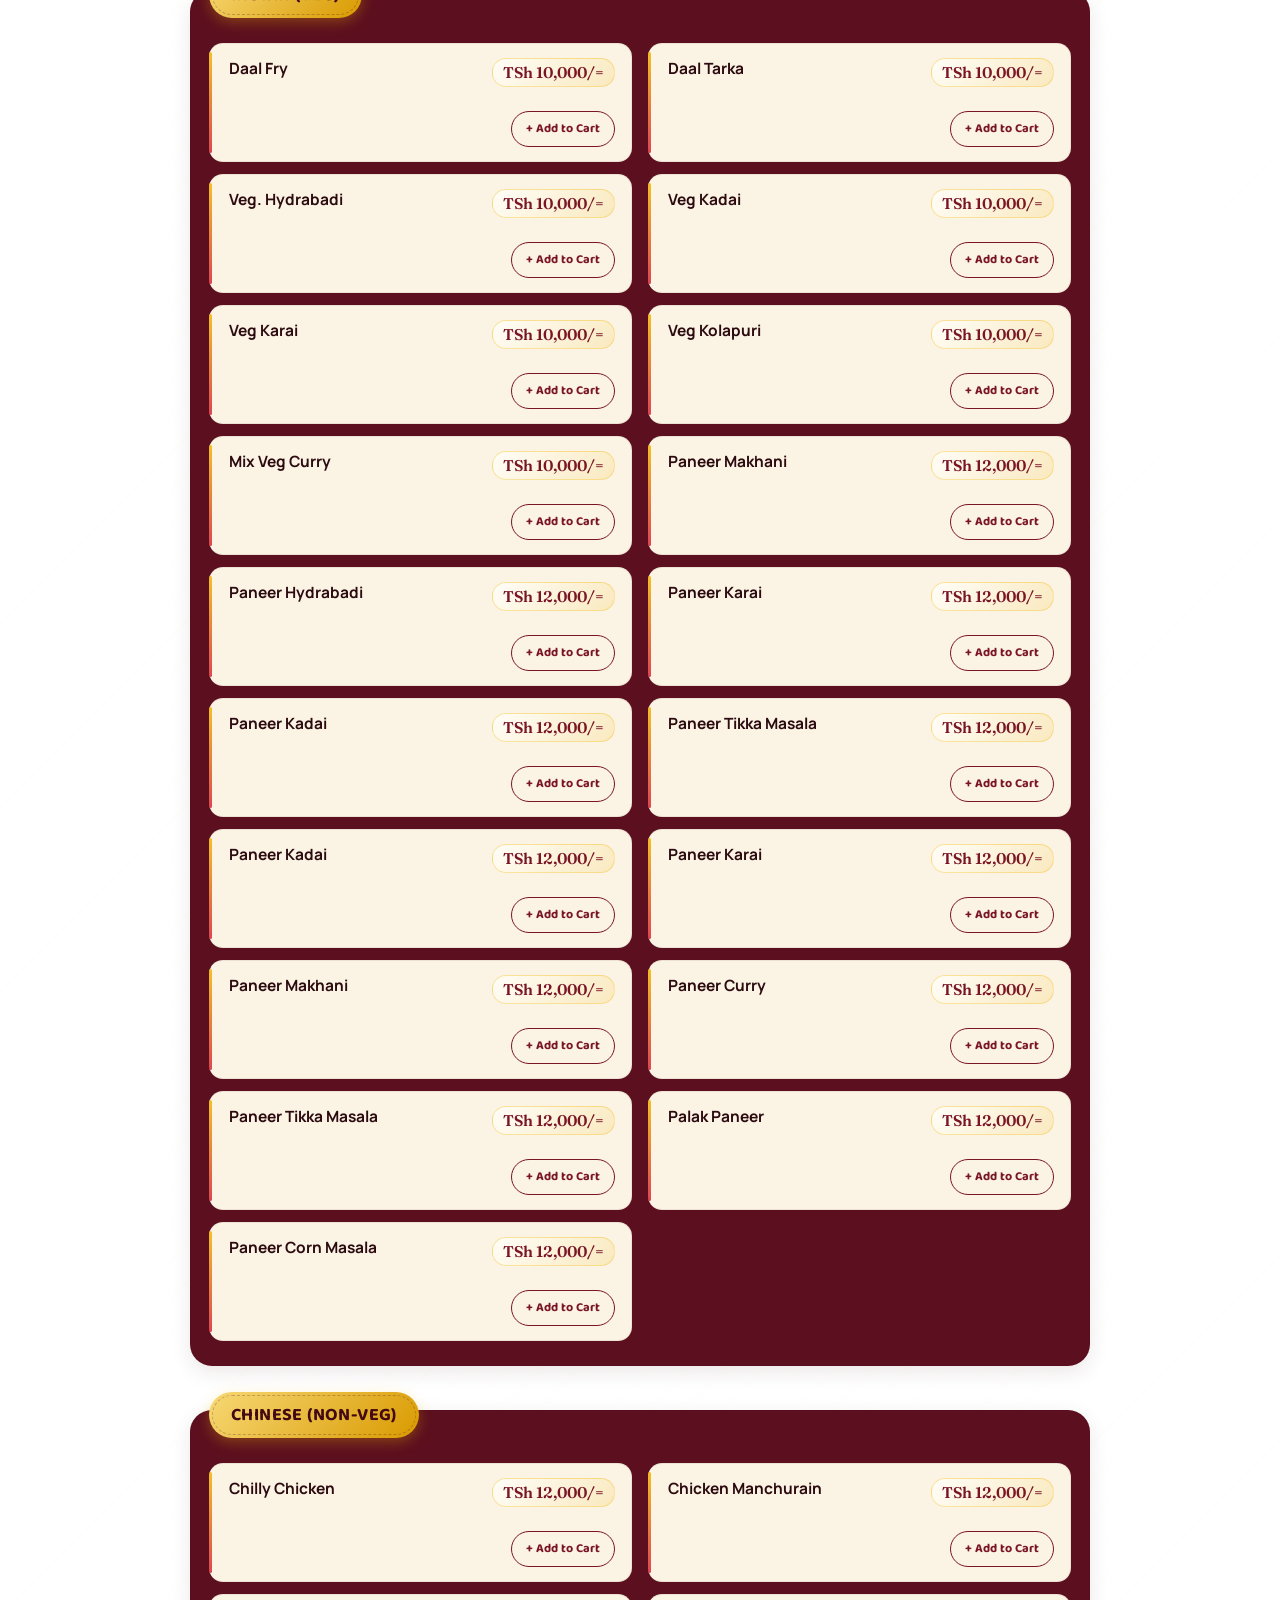
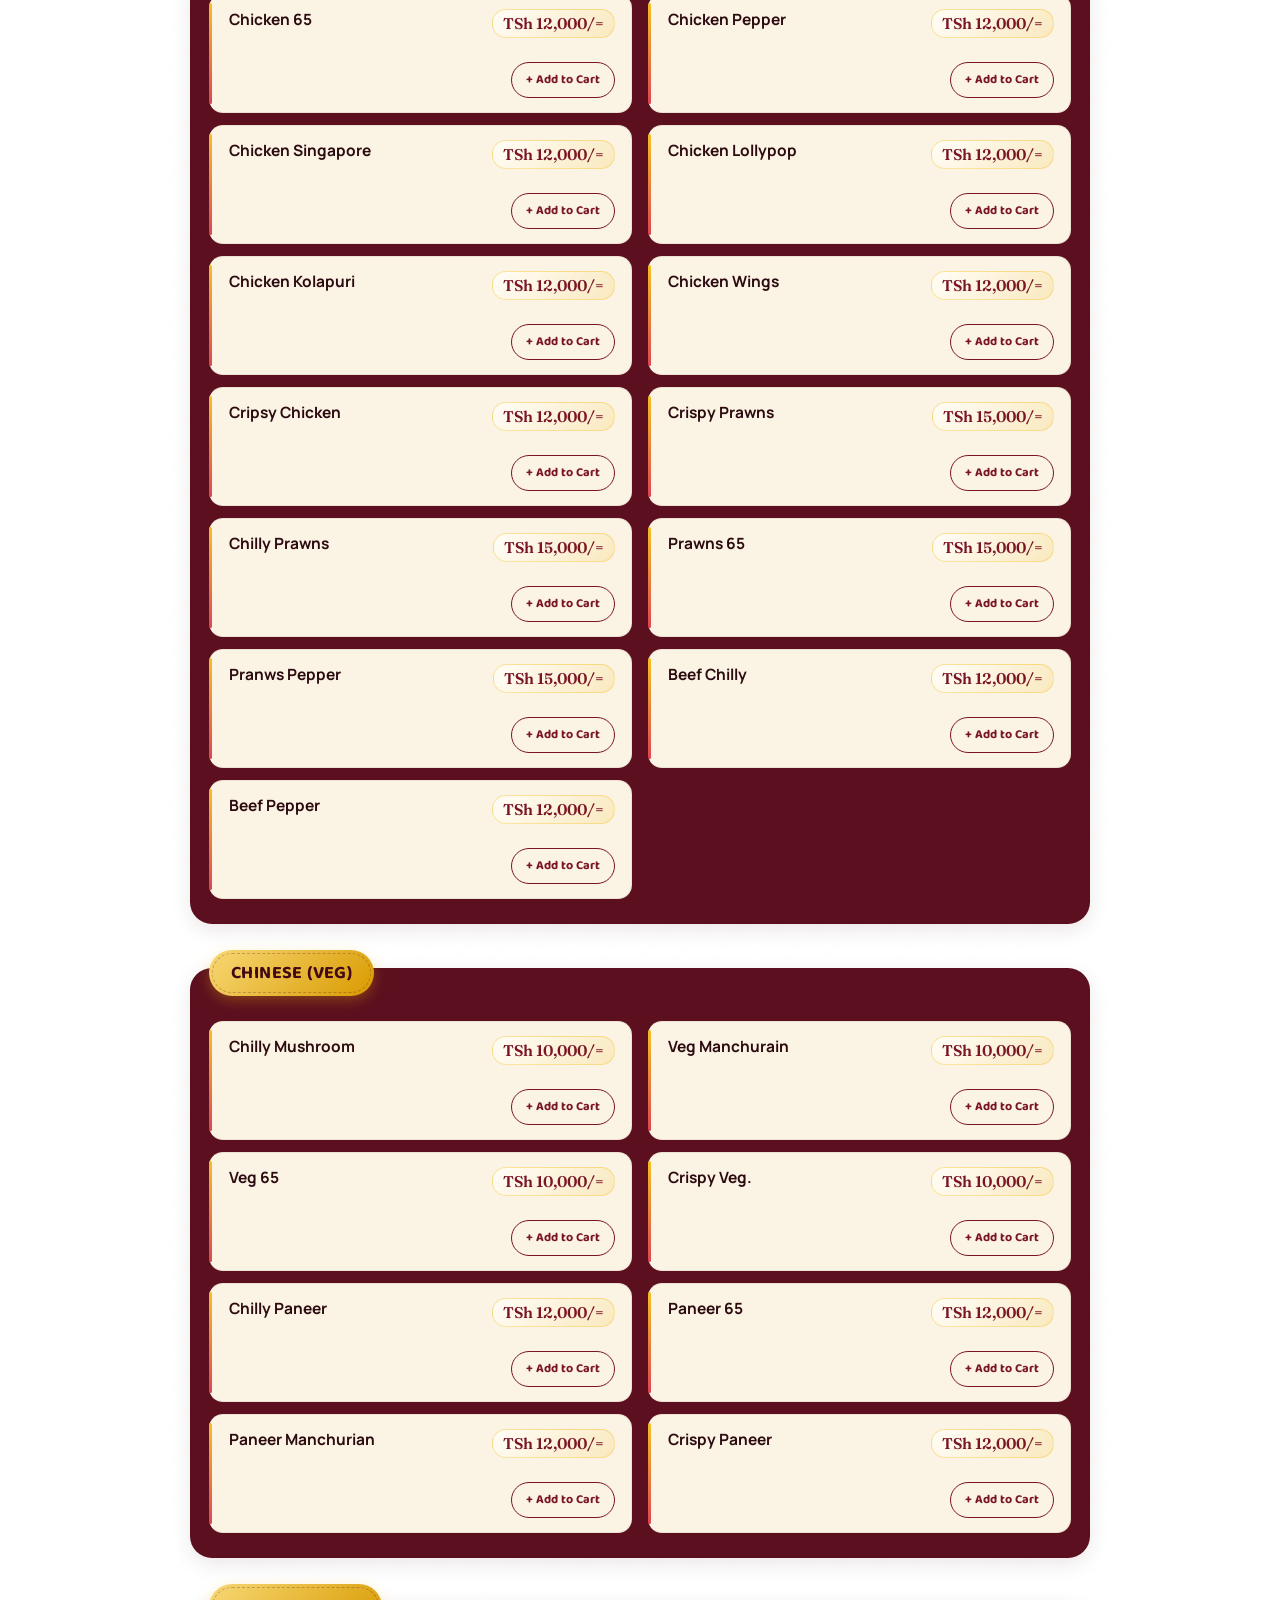
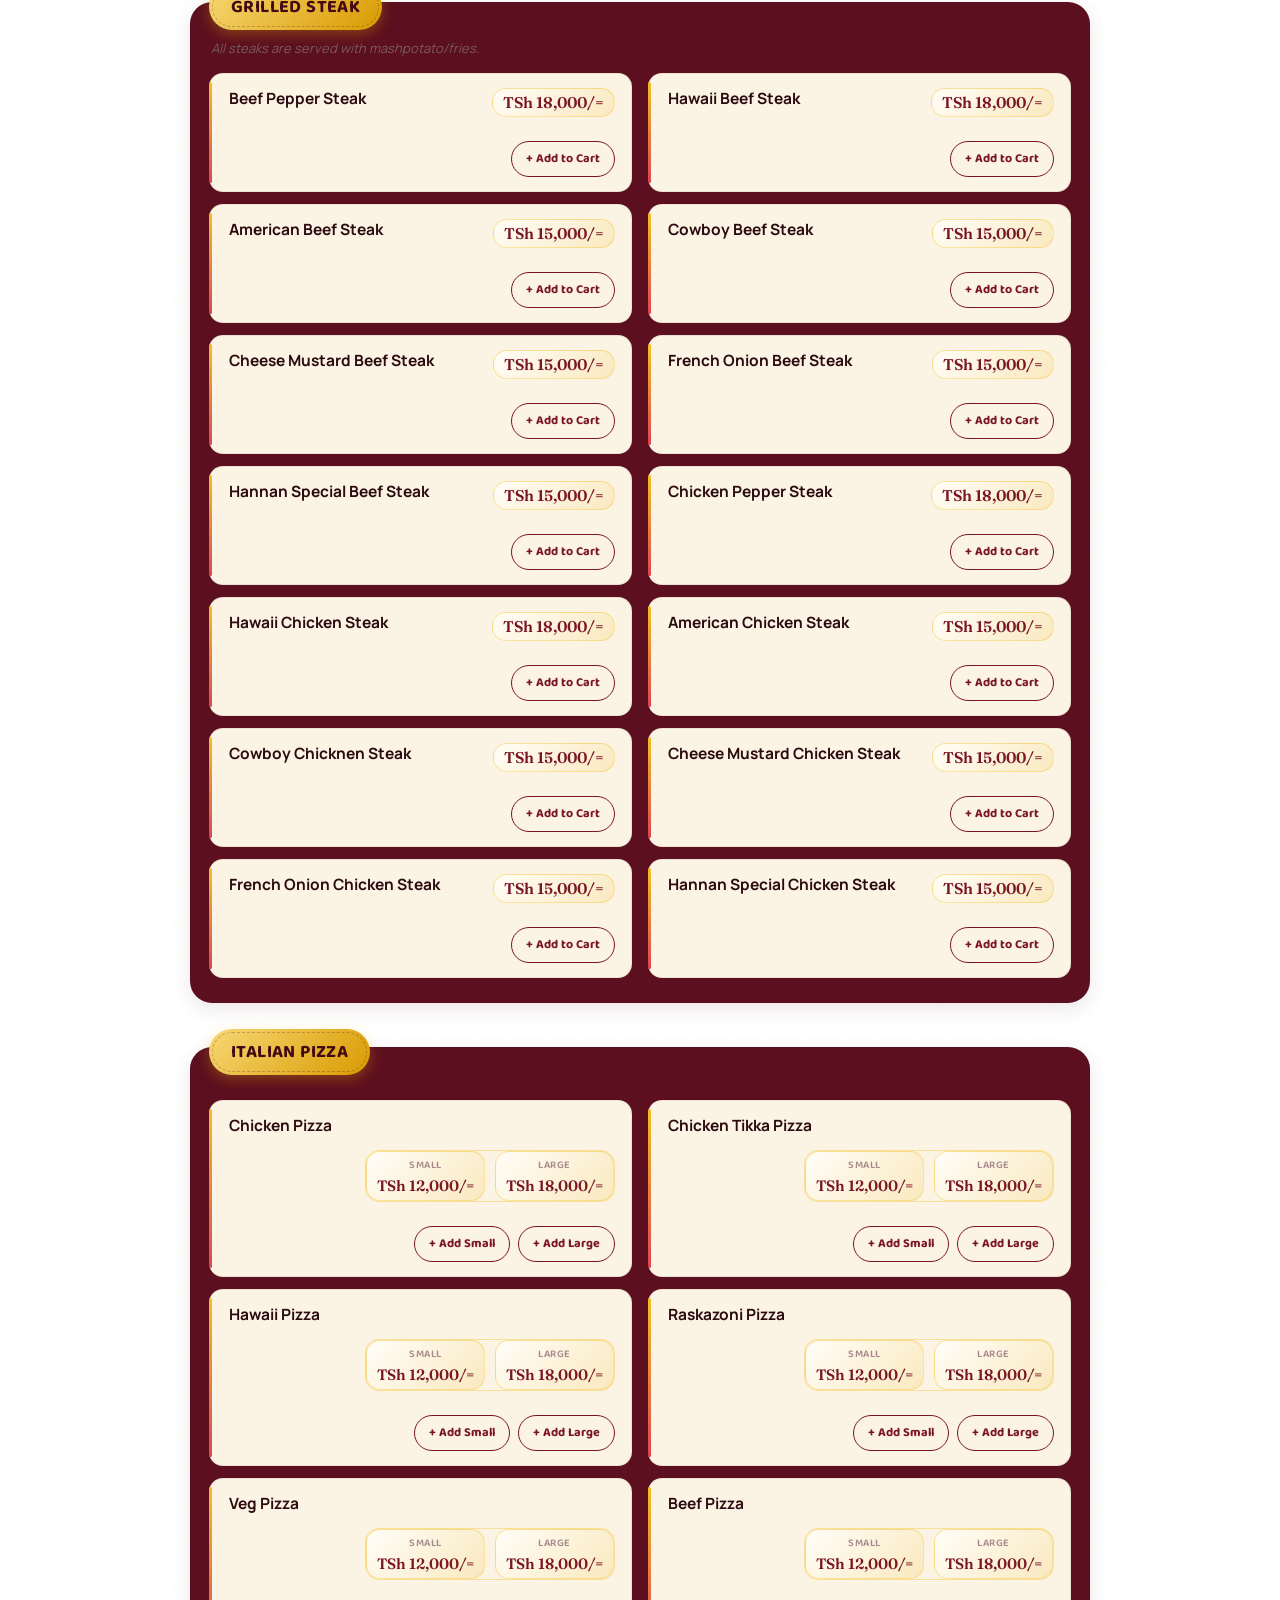
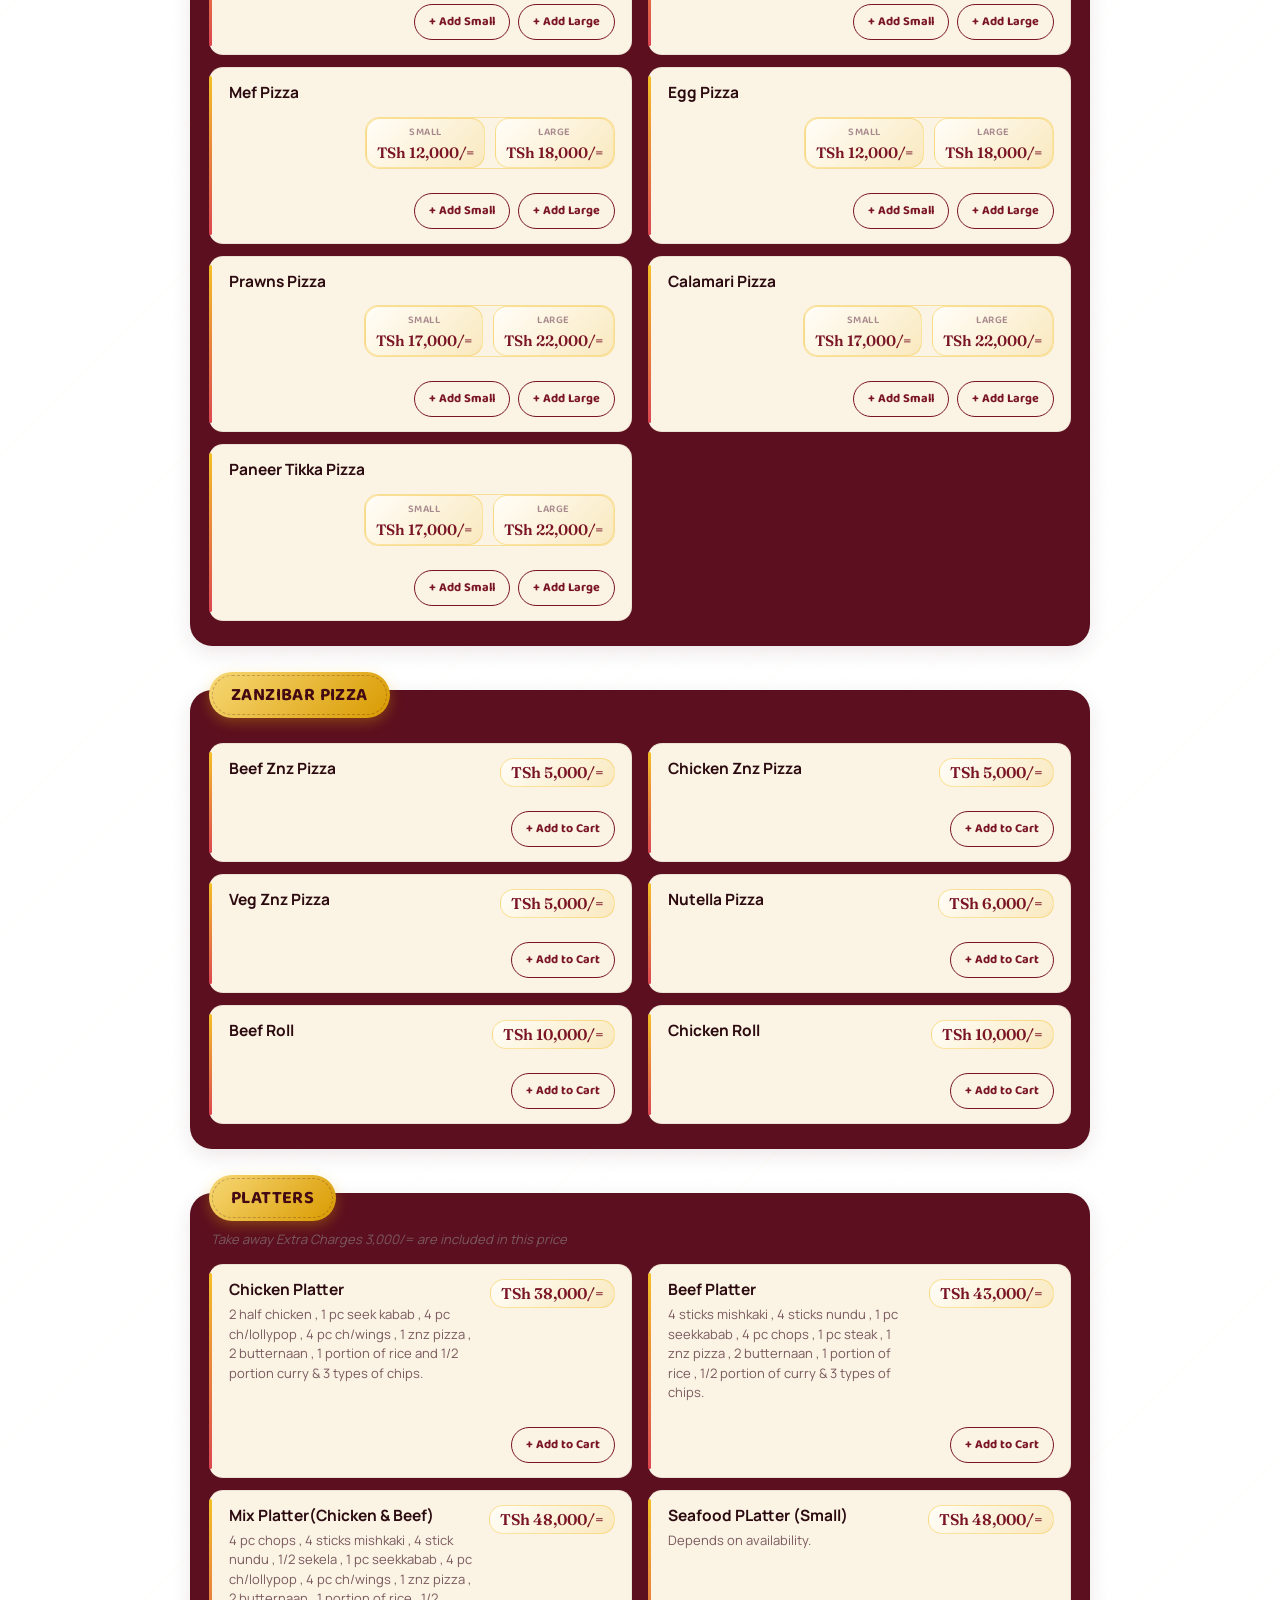
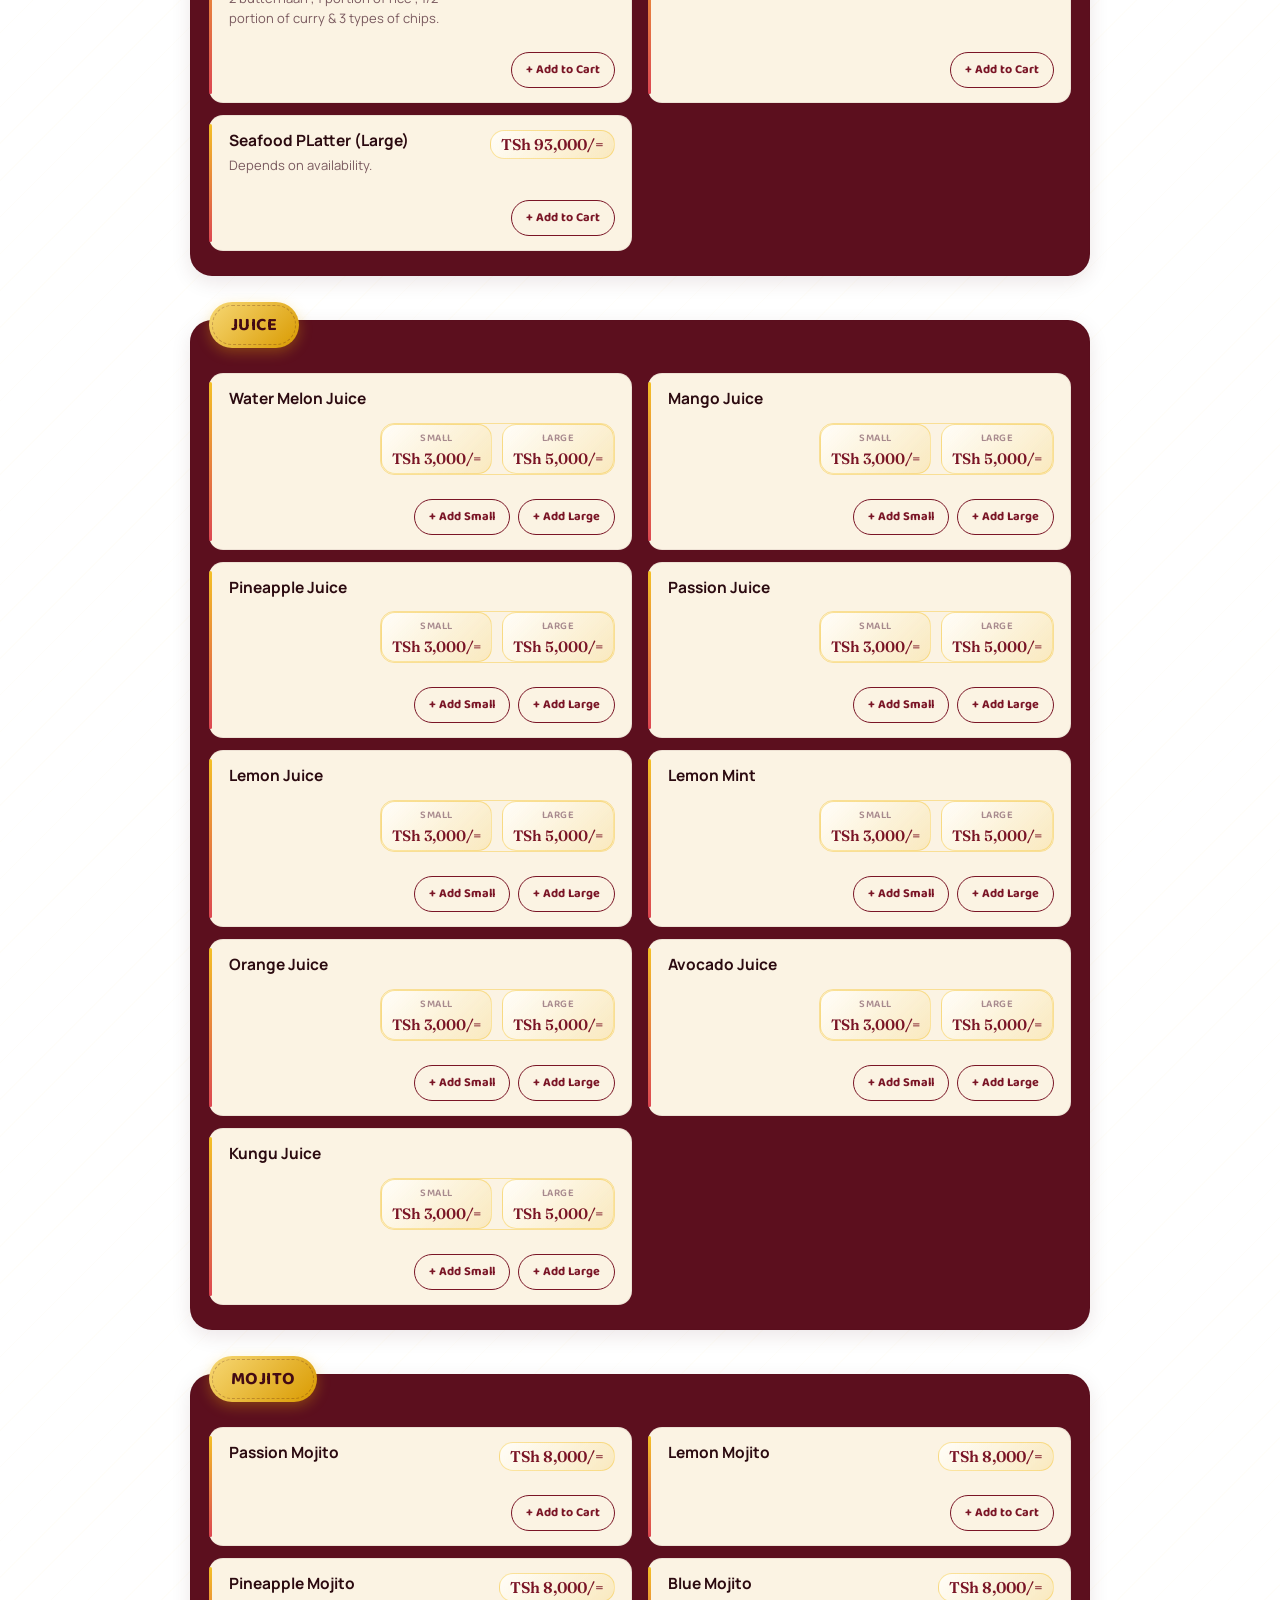
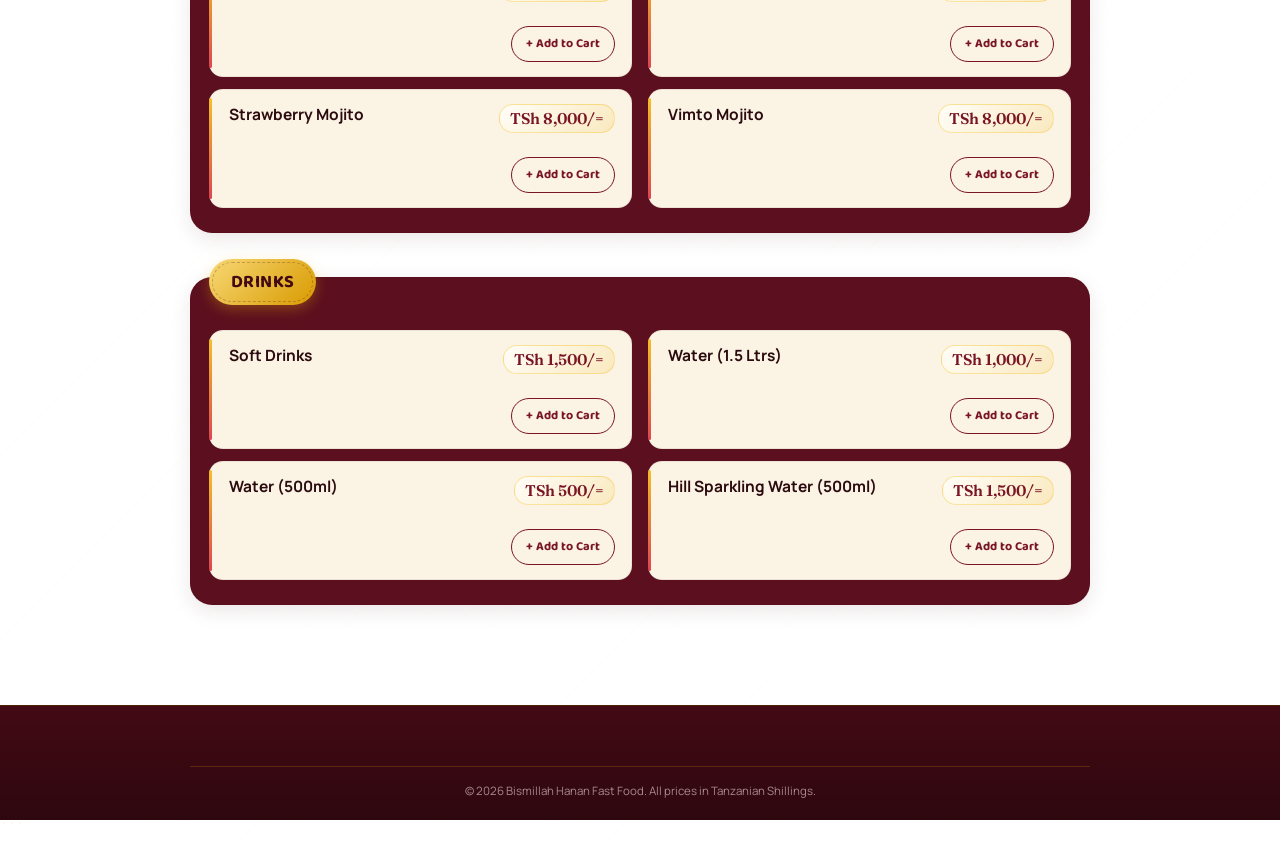
<file: index2.html>
<!DOCTYPE html>
<html lang="en">

<head>
  <meta charset="UTF-8" />
  <meta
    name="viewport"
    content="width=device-width, initial-scale=1.0, viewport-fit=cover"
  />

  <title>Bismillah Hanan Fast Food — Menu</title>

  <meta
    name="description"
    content="Digital menu for Bismillah Hanan Fast Food, Stone Town, Zanzibar. Tasty, Healthy & Lovely."
  />

  <!-- Google Fonts -->
  <link rel="preconnect" href="https://fonts.googleapis.com" />
  <link rel="preconnect" href="https://fonts.gstatic.com" crossorigin />

  <link
    href="https://fonts.googleapis.com/css2?family=Fraunces:opsz,wght@9..144,500;9..144,600;9..144,700&family=Baloo+2:wght@600;700;800&family=Manrope:wght@400;500;600;700;800&display=swap"
    rel="stylesheet"
  />

  <!-- Main Stylesheet -->
  <link rel="stylesheet" href="style2.css" />
</head>

<body>

  <!-- =========================================================
       HEADER
       ========================================================= -->

  <header class="site-header">

    <div class="header-inner">

      <!-- Restaurant Logo -->
      <div class="brand-logo">
        <img
          src="logo.jpeg"
          alt="Bismillah Hanan Fast Food Logo"
        />
      </div>

      <!-- Restaurant Name -->
      <div class="brand-copy">
        <p class="brand-eyebrow">Bismillah</p>

        <h1 class="brand-name">
          Hanan Fast Food
        </h1>

        <p class="brand-tagline">
          Tasty, Healthy &amp; Lovely
        </p>
      </div>

      <!-- Home Button -->
      <a
        href="index.html"
        class="home-button"
        aria-label="Go back to home page"
      >
        🏠 Home
      </a>

    </div>

  </header>


  <!-- =========================================================
       CATEGORY NAVIGATION
       ========================================================= -->

  <nav
    class="category-nav"
    aria-label="Menu categories"
  >

    <div
      class="category-nav-scroll"
      id="category-nav"
      role="tablist"
    ></div>

  </nav>


  <!-- =========================================================
       MENU CONTENT
       ========================================================= -->

  <main
    id="menu-content"
    class="menu-content"
  >
    <!--
      Category sections are rendered here by script2.js
      from MENU_DATA.
    -->
  </main>


  <!-- =========================================================
       FOOTER
       ========================================================= -->

  <footer class="site-footer">
 
   <!-- Copyright -->
    <p class="footer-copyright">
      © <span id="year"></span>
      Bismillah Hanan Fast Food.
      All prices in Tanzanian Shillings.
    </p>

  </footer>


  <!-- =========================================================
       CART: FLOATING BUTTON
       ========================================================= -->

  <button
    id="cart-toggle-btn"
    class="cart-fab"
    type="button"
    aria-label="Open cart, 0 items"
  >
    🛒 Cart
    <span
      id="cart-count"
      class="cart-fab-count"
      aria-hidden="true"
    >0</span>
  </button>


  <!-- =========================================================
       CART: OVERLAY
       ========================================================= -->

  <div
    id="cart-overlay"
    class="cart-overlay"
    hidden
  ></div>


  <!-- =========================================================
       CART: DRAWER
       ========================================================= -->

  <aside
    id="cart-drawer"
    class="cart-drawer"
    role="dialog"
    aria-modal="true"
    aria-labelledby="cart-drawer-title"
    hidden
  >

    <!-- Cart Header -->
    <div class="cart-drawer-header">

      <h2 id="cart-drawer-title">
        🛒 Your Order
      </h2>

      <button
        id="cart-close-btn"
        class="cart-close-btn"
        type="button"
        aria-label="Close cart"
      >
        ✕
      </button>

    </div>


    <!-- Cart Items -->
    <div
      id="cart-items"
      class="cart-items"
    ></div>


    <!-- Empty Cart -->
    <div
      id="cart-empty"
      class="cart-empty"
      hidden
    >

      <p>
        Your cart is empty
      </p>

      <button
        id="cart-browse-btn"
        class="cart-browse-btn"
        type="button"
      >
        Browse Menu
      </button>

    </div>


    <!-- =======================================================
         CART FOOTER / ORDER DETAILS
         ======================================================= -->

    <div
      id="cart-footer"
      class="cart-footer"
      hidden
    >

      <div class="order-details-box">

        <!-- =================================================
             ORDER TYPE
             Only Delivery and Pickup
             ================================================= -->

        <div class="order-type-group">

          <p class="order-type-label">
            <span
              class="order-type-label-dot"
              aria-hidden="true"
            ></span>

            How would you like your order?
          </p>


          <div
            class="order-type-options"
            id="order-type-options"
            role="radiogroup"
            aria-label="Order type"
          >

            <!-- DELIVERY -->
            <button
              type="button"
              class="order-type-btn order-type-btn--delivery"
              data-type="delivery"
              role="radio"
              aria-checked="false"
            >

              <span
                class="order-type-icon"
                aria-hidden="true"
              >
                🛵
              </span>

              <span class="order-type-text">
                Delivery
              </span>

            </button>


            <!-- PICKUP -->
            <button
              type="button"
              class="order-type-btn order-type-btn--pickup"
              data-type="pickup"
              role="radio"
              aria-checked="false"
            >

              <span
                class="order-type-icon"
                aria-hidden="true"
              >
                🥡
              </span>

              <span class="order-type-text">
                Pickup
              </span>

            </button>

          </div>


          <p
            class="order-type-hint"
            id="order-type-hint"
          >
            Select Delivery or Pickup to continue.
          </p>

        </div>


        <!-- Divider -->
        <div
          class="order-details-divider"
          aria-hidden="true"
        ></div>


        <!-- =================================================
             CUSTOMER FIELDS
             ================================================= -->

        <div
          class="cart-customer-fields"
          id="cart-customer-fields"
          hidden
        >

          <!-- Customer Name -->
          <input
            type="text"
            id="customer-name"
            class="cart-input"
            placeholder="Your name *"
            aria-label="Your name (required)"
            hidden
          />


          <!-- Phone Number -->
          <input
            type="tel"
            id="customer-contact"
            class="cart-input"
            placeholder="Phone number *"
            aria-label="Phone number (required)"
            hidden
          />


          <!-- Delivery Address -->
          <input
            type="text"
            id="customer-address"
            class="cart-input"
            placeholder="Delivery address *"
            aria-label="Delivery address (required)"
            hidden
          />

        </div>

      </div>


      <!-- =================================================
           TOTAL
           ================================================= -->

      <div class="cart-total-row">

        <span>
          Total
        </span>

        <span id="cart-total-value">
          TSh 0/=
        </span>

      </div>


      <!-- =================================================
           WHATSAPP ORDER BUTTON
           ================================================= -->

      <button
        id="whatsapp-order-btn"
        class="whatsapp-btn"
        type="button"
        disabled
      >
        📲 Order via WhatsApp
      </button>


      <p class="whatsapp-hint">
        This opens WhatsApp with your order filled in — tap Send there to
        confirm it.
      </p>


      <!-- Clear Cart -->
      <button
        id="clear-cart-btn"
        class="clear-cart-btn"
        type="button"
      >
        Clear Cart
      </button>

    </div>

  </aside>


  <!-- =========================================================
       JAVASCRIPT
       ========================================================= -->

  <script src="script2.js"></script>

</body>
</html>
```
</file>
<file: style.css>
/* ==========================================================================
   BISMILLAH HANAN FAST FOOD — STYLESHEET
   A warm, premium restaurant palette: deep maroon/burgundy + warm gold,
   set against a soft cream background.
   ========================================================================== */

/* ---------- 1. Design tokens ---------- */
:root {
  /* Colour palette */
  --maroon-deep:   #430A14;
  --near-black:    #2B0A10;
  --burgundy:      #5C0F1E;
  --burgundy-mid:  #7A1526;
  --burgundy-light:#93202F;
  --gold-light:    #F7D875;
  --gold:          #F2B705;
  --cream:         #FBF3E3;
  --white-warm:    #FFFDF8;

  /* Typography */
  --font-display: 'Playfair Display', Georgia, serif;
  --font-body: 'Poppins', -apple-system, BlinkMacSystemFont, 'Segoe UI', sans-serif;

  /* Layout */
  --max-width: 1180px;
  --radius-lg: 22px;
  --radius-md: 14px;
  --radius-sm: 8px;
  --shadow-soft: 0 18px 40px -18px rgba(43, 10, 16, 0.35);

  --transition-fast: 180ms ease;
  --transition-med: 320ms cubic-bezier(0.22, 0.61, 0.36, 1);
}

/* =========================================================================
RESET & BASE
========================================================================= */

* {
  box-sizing: border-box;
  }

html {
scroll-behavior: smooth;
}

@media (prefers-reduced-motion: reduce) {

html {
scroll-behavior: auto;
}

* {
  animation-duration: 0.01ms !important;
  transition-duration: 0.01ms !important;
  }
  }

body {
  margin: 0;

  background: var(--cream);
  color: var(--near-black);

  font-family: var(--font-body);

  -webkit-font-smoothing: antialiased;

  overflow-x: hidden;
}

img {
max-width: 100%;
display: block;
}

button {
font-family: inherit;
}

a {
color: inherit;
}

/* =========================================================================
   HEADER
   ========================================================================= */

.site-header {
  position: sticky;
  top: 0;
  z-index: 100;

  background: var(--cream);
  color: var(--near-black);

  border-bottom: 1px solid rgba(67, 10, 20, 0.12);

  padding: 18px 20px;
}


/* =========================================================================
   HEADER INNER
   ========================================================================= */

.header-inner {
  width: 100%;
  max-width: 900px;
  margin: 0 auto;

  display: grid;

  /* Logo | Restaurant information */
  grid-template-columns: 105px minmax(0, 1fr);

  column-gap: 20px;
  row-gap: 14px;

  align-items: center;
}


/* =========================================================================
   RESTAURANT LOGO
   ========================================================================= */

.brand-logo {
  width: 105px;
  height: 105px;

  display: flex;
  align-items: center;
  justify-content: center;

  flex-shrink: 0;
}

.brand-logo img {
  width: 100%;
  height: 100%;

  object-fit: contain;

  display: block;
}


/* =========================================================================
   BRAND TEXT
   ========================================================================= */

.brand-copy {
  min-width: 0;
}

.brand-eyebrow {
  margin: 0 0 2px;

  font-family: var(--font-body);

  font-size: 13px;
  line-height: 1.2;

  letter-spacing: 3px;
  text-transform: uppercase;

  color: var(--maroon-deep);

  font-weight: 700;
}

.brand-name {
  margin: 0 0 5px;

  font-family: var(--font-display);

  font-weight: 700;

  font-size: clamp(24px, 6vw, 34px);

  line-height: 1.05;

  color: var(--maroon-deep);
}

.brand-tagline {
  margin: 0;

  font-family: var(--font-body);

  font-size: 13px;
  line-height: 1.4;

  color: var(--burgundy-light);

  font-weight: 500;
}


/* =========================================================================
   HEADER INFORMATION
   ========================================================================= */

.header-strip {
  grid-column: 1 / -1;

  width: 100%;

  display: flex;
  flex-wrap: wrap;

  gap: 8px 18px;

  padding-top: 14px;

  border-top: 1px solid rgba(242, 183, 5, 0.28);
}

.header-strip-item {
  display: flex;
  align-items: flex-start;

  gap: 6px;

  min-width: 0;

  font-size: 13px;
  line-height: 1.5;

  color: var(--near-black);

  font-weight: 500;
}

.header-strip-item a {
  color: var(--near-black);
  text-decoration: underline;
  text-decoration-thickness: 1px;
  text-underline-offset: 2px;
}

.header-strip-item a:hover {
  color: var(--burgundy);
}

.header-icon {
  flex-shrink: 0;
}


/* =========================================================================
   MOBILE HEADER
   ========================================================================= */

@media (max-width: 600px) {

  .site-header {
    padding: 16px 14px 14px;
  }

  .header-inner {
    grid-template-columns: 92px minmax(0, 1fr);

    column-gap: 14px;
    row-gap: 12px;
  }

  .brand-logo {
    width: 92px;
    height: 92px;
  }

  .brand-eyebrow {
    font-size: 11px;
    letter-spacing: 2.5px;
  }

  .brand-name {
    font-size: 27px;
    line-height: 1.03;
  }

  .brand-tagline {
    font-size: 12px;
  }

  .header-strip {
    display: flex;
    flex-direction: column;

    gap: 6px;

    padding-top: 12px;
  }

  .header-strip-item {
    font-size: 12.5px;

    white-space: normal;
  }

}


/* =========================================================================
   VERY SMALL PHONES
   ========================================================================= */

@media (max-width: 380px) {

  .header-inner {
    grid-template-columns: 82px minmax(0, 1fr);
    column-gap: 12px;
  }

  .brand-logo {
    width: 82px;
    height: 82px;
  }

  .brand-name {
    font-size: 24px;
  }

  .brand-eyebrow {
    font-size: 10px;
    letter-spacing: 2px;
  }

  .brand-tagline {
    font-size: 11px;
  }

  .header-strip-item {
    font-size: 12px;
  }

}
/* ---------- 4. Hero section ---------- */
.hero {
  background: linear-gradient(160deg, var(--maroon-deep) 0%, var(--burgundy) 55%, var(--burgundy-mid) 100%);
  padding: 3.5rem 1.25rem 4.5rem;
}

.hero-inner {
  max-width: var(--max-width);
  margin: 0 auto;
  display: grid;
  grid-template-columns: 1fr;
  gap: 2.5rem;
  align-items: center;
}

.hero-text { color: var(--white-warm); text-align: center; }

.hero-kicker {
  font-family: var(--font-display);
  font-size: 0.95rem;
  letter-spacing: 0.06em;
  color: var(--gold-light);
  margin-bottom: 0.6em;
}

.hero-text h1 {
  color: var(--white-warm);
  font-size: clamp(2.4rem, 8vw, 3.6rem);
  margin-bottom: 0.15em;
}

.hero-tagline {
  font-family: var(--font-display);
  font-style: italic;
  color: var(--gold-light);
  font-size: clamp(1.1rem, 3vw, 1.4rem);
  margin-bottom: 0.7em;
}

.hero-copy {
  max-width: 46ch;
  margin-left: auto;
  margin-right: auto;
  color: rgba(255, 253, 248, 0.88);
  font-size: 1.02rem;
}

.hero-scroll-cta {
  display: inline-flex;
  align-items: center;
  gap: 0.5rem;
  margin-top: 0.6rem;
  color: var(--gold-light);
  font-weight: 600;
  border-bottom: 1px solid rgba(247, 216, 117, 0.5);
  padding-bottom: 2px;
  transition: gap var(--transition-fast), color var(--transition-fast);
}
.hero-scroll-cta:hover { gap: 0.85rem; color: var(--gold); }
.hero-scroll-arrow { display: inline-block; animation: bob 2.2s ease-in-out infinite; }

@keyframes bob {
  0%, 100% { transform: translateY(0); }
  50% { transform: translateY(4px); }
}

.hero-media { display: flex; justify-content: center; }

.hero-image-frame {
  width: min(100%, 380px);
  aspect-ratio: 4 / 5;
  border-radius: 200px 200px 24px 24px;
  overflow: hidden;
  border: 6px solid rgba(247, 216, 117, 0.35);
  box-shadow: var(--shadow-soft);
  position: relative;
  background: var(--burgundy-mid);
}
.hero-image-frame .hero-image { width: 100%; height: 100%; object-fit: cover; }

/* Fallback placeholder styling shared by hero + food + about images */
.fallback-label {
  display: none;
  position: absolute;
  inset: 0;
  flex-direction: column;
  align-items: center;
  justify-content: center;
  text-align: center;
  gap: 0.3rem;
  padding: 1rem;
  color: var(--gold-light);
  background:
    repeating-linear-gradient(45deg, rgba(247, 216, 117, 0.07) 0 12px, transparent 12px 24px),
    var(--burgundy-mid);
  font-family: var(--font-body);
}
.fallback-label span { font-weight: 600; font-size: 0.95rem; }
.fallback-label small { opacity: 0.75; font-size: 0.75rem; }
.image-fallback .fallback-label { display: flex; }
.image-fallback img { display: none; }

/* ---------- 5. Choose section (the two main options) ---------- */
.choose {
  max-width: var(--max-width);
  margin: 0 auto;
  padding: 3.5rem 1.25rem;
}

.choice-grid {
  display: grid;
  grid-template-columns: 1fr;
  gap: 1.5rem;
  max-width: 900px;
  margin: 0 auto;
}

.choice-card {
  display: flex;
  flex-direction: column;
  align-items: center;
  text-align: center;
  background: var(--cream);
  border: 1px solid rgba(67, 10, 20, 0.1);
  border-radius: var(--radius-lg);
  padding: 2.4rem 1.75rem;
  min-height: 220px;
  justify-content: center;
  box-shadow: 0 10px 26px -16px rgba(43, 10, 16, 0.25);
  transition: transform var(--transition-med), box-shadow var(--transition-med), border-color var(--transition-med);
}

.choice-card:hover,
.choice-card:focus-visible {
  transform: translateY(-6px);
  box-shadow: var(--shadow-soft);
  border-color: var(--gold);
}

.choice-icon {
  font-size: 2.6rem;
  margin-bottom: 0.6rem;
}

.choice-card h3 {
  font-size: 1.4rem;
  margin-bottom: 0.35em;
}

.choice-card p {
  color: var(--near-black);
  opacity: 0.75;
  max-width: 32ch;
}

.choice-button {
  margin-top: 1.1rem;
  display: inline-block;
  background: var(--burgundy);
  color: var(--white-warm);
  font-weight: 600;
  font-size: 0.95rem;
  padding: 0.85rem 1.8rem;
  border-radius: 999px;
  transition: background var(--transition-fast), transform var(--transition-fast);
}
.choice-card:hover .choice-button {
  background: var(--gold);
  color: var(--maroon-deep);
}

/* ---------- 6. Featured food section ---------- */
.featured {
  background: var(--cream);
  padding: 3.5rem 0;
}
.featured .section-heading { padding: 0 1.25rem; }

.featured-track {
  max-width: var(--max-width);
  margin: 0 auto;
  padding: 0.5rem 1.25rem 0.75rem;
  display: grid;
  grid-auto-flow: column;
  grid-auto-columns: 72%;
  gap: 1.1rem;
  overflow-x: auto;
  scroll-snap-type: x mandatory;
  scrollbar-width: thin;
  scrollbar-color: var(--burgundy-mid) transparent;
}

.food-card {
  margin: 0;
  scroll-snap-align: start;
}

.food-image-frame {
  position: relative;
  aspect-ratio: 4 / 3;
  border-radius: var(--radius-md);
  overflow: hidden;
  background: var(--burgundy-mid);
  box-shadow: 0 10px 24px -14px rgba(43, 10, 16, 0.3);
}
.food-image-frame img {
  width: 100%; height: 100%; object-fit: cover;
  transition: transform var(--transition-med);
}
.food-card:hover .food-image-frame img { transform: scale(1.06); }

.food-card figcaption {
  margin-top: 0.6rem;
  font-family: var(--font-display);
  font-weight: 600;
  color: var(--maroon-deep);
  text-align: center;
}


/* ---------- 7. About section ---------- */
.about {
  padding: 4rem 1.25rem;
}

.about-inner {
  max-width: var(--max-width);
  margin: 0 auto;
  display: grid;
  grid-template-columns: 1fr;
  gap: 2rem;
  align-items: center;
}

.about-image-frame {
  position: relative;

  /* Match the uploaded image's proportions */
  aspect-ratio: 1080 / 1044;

  width: 100%;
  border-radius: var(--radius-lg);
  overflow: hidden;
  background: var(--burgundy-mid);
  box-shadow: var(--shadow-soft);
}

.about-image-frame img {
  width: 100%;
  height: 100%;

  /* Display the complete image without cropping */
  object-fit: contain;

  display: block;
}

.about-text p {
  font-size: 1.05rem;
  color: var(--near-black);
  opacity: 0.85;
  max-width: 58ch;
}
/* ---------- 8. How it works ---------- */
.steps {
  background: var(--maroon-deep);
  padding: 4rem 1.25rem;
}
.steps .section-heading { color: var(--white-warm); }

.steps-list {
  max-width: var(--max-width);
  margin: 0 auto;
  display: grid;
  grid-template-columns: 1fr;
  gap: 1.75rem;
  counter-reset: step;
}

.step {
  text-align: center;
  padding: 1.5rem 1rem;
}

.step-number {
  display: inline-flex;
  align-items: center;
  justify-content: center;
  width: 46px;
  height: 46px;
  border-radius: 50%;
  border: 2px solid var(--gold);
  color: var(--gold-light);
  font-family: var(--font-display);
  font-weight: 700;
  font-size: 1.15rem;
  margin-bottom: 0.75rem;
}

.step h3 {
  color: var(--white-warm);
  font-size: 1.15rem;
}
.step p {
  color: rgba(255, 253, 248, 0.75);
  font-size: 0.95rem;
}

/* ---------- 9. Footer ---------- */
.site-footer {
  background: var(--near-black);
  color: var(--white-warm);
  padding: 2.75rem 1.25rem 1.75rem;
}

.footer-inner {
  max-width: var(--max-width);
  margin: 0 auto;
  text-align: center;
}

.footer-brand {
  font-family: var(--font-display);
  font-size: 1.3rem;
  font-weight: 700;
  color: var(--gold-light);
  margin-bottom: 0.15em;
}

.footer-tagline {
  font-style: italic;
  color: rgba(255, 253, 248, 0.8);
  margin-bottom: 1.25rem;
}

.footer-links {
  display: flex;
  justify-content: center;
  gap: 1.75rem;
  margin-bottom: 1.5rem;
  flex-wrap: wrap;
}
.footer-links a {
  font-weight: 500;
  border-bottom: 1px solid transparent;
  transition: border-color var(--transition-fast), color var(--transition-fast);
}
.footer-links a:hover {
  color: var(--gold-light);
  border-color: var(--gold-light);
}

.footer-copyright {
  font-size: 0.82rem;
  color: rgba(255, 253, 248, 0.55);
  margin: 0;
  padding-top: 1.25rem;
  border-top: 1px solid rgba(255, 253, 248, 0.12);
}

/* ---------- 10. Scroll-reveal animation ---------- */
.reveal {
  opacity: 0;
  transform: translateY(18px);
  transition: opacity 0.7s ease, transform 0.7s ease;
}
.reveal.is-visible {
  opacity: 1;
  transform: translateY(0);
}

/* ---------- 11. Tablet & desktop breakpoints ---------- */
@media (min-width: 640px) {
  .featured-track { grid-auto-columns: 45%; }
}

@media (min-width: 860px) {
  .hero-inner {
    grid-template-columns: 1.05fr 0.95fr;
    text-align: left;
  }
  .hero-text { text-align: left; }
  .hero-copy { margin-left: 0; }

  .choice-grid { grid-template-columns: 1fr 1fr; }

  .about-inner { grid-template-columns: 0.9fr 1.1fr; }

  .steps-list { grid-template-columns: repeat(3, 1fr); }

  .featured-track { grid-auto-columns: 27%; }
}

@media (min-width: 900px) {
  .nav-toggle { display: none !important; }
  .nav-menu { display: flex !important; }
}

@media (max-width: 899px) {
  .nav-toggle { display: flex; }

  .nav-menu {
    position: absolute;
    top: 100%;
    left: 0;
    right: 0;
    background: var(--cream);
    flex-direction: column;
    align-items: center;
    gap: 0;
    max-height: 0;
    overflow: hidden;
    border-bottom: 1px solid rgba(67, 10, 20, 0.12);
    transition: max-height var(--transition-med);
  }
  .nav-menu.is-open { max-height: 260px; }
  .nav-menu li { width: 100%; }
  .nav-link {
    display: block;
    padding: 1rem 1.25rem;
    border-top: 1px solid rgba(67, 10, 20, 0.08);
  }
  .nav-link::after { display: none; }
}

@media (min-width: 1100px) {
  .navbar { padding: 0.75rem 1.5rem; }
}
</file>
<file: style1.css>
/* =========================================================================
DESIGN TOKENS
========================================================================= */

:root {
--maroon-950: #2E070F;
--maroon-900: #430A14;
--maroon-800: #5C0F1E;
--maroon-700: #7A1526;
--maroon-600: #93202F;

/* Chili-red accent — a second, more vivid pop pulled from the logo's
   red script and heart mark. Used sparingly for CTAs and highlights
   so the palette reads as colorful without losing the maroon/gold identity. */
--crimson-600: #D62839;
--crimson-700: #A81F2D;

--gold-300: #F7D875;
--gold-500: #F2B705;
--gold-600: #D99A00;
--gold-700: #B37D00;

--cream-50: #FBF3E3;
--cream-white: #FFFDF8;

--ink: #2B0A10;
--ink-soft: #7A5A5F;
--ink-faint: #A88A8E;

--font-display: 'Fraunces', serif;
--font-badge: 'Baloo 2', sans-serif;
--font-body: 'Manrope', sans-serif;

--radius-lg: 22px;
--radius-md: 14px;
--radius-pill: 999px;

--shadow-soft: 0 6px 20px rgba(67, 10, 20, 0.10);
--shadow-card: 0 2px 10px rgba(67, 10, 20, 0.06);
--shadow-gold-glow: 0 4px 14px rgba(242, 183, 5, 0.30);

--nav-height: 62px;
}

/* =========================================================================
RESET & BASE
========================================================================= */

* {
  box-sizing: border-box;
  }

html {
scroll-behavior: smooth;
}

@media (prefers-reduced-motion: reduce) {

html {
scroll-behavior: auto;
}

* {
  animation-duration: 0.01ms !important;
  transition-duration: 0.01ms !important;
  }
  }

body {
margin: 0;
background: linear-gradient(180deg, var(--maroon-900), var(--maroon-950));
color: var(--cream-50);
font-family: var(--font-body);
-webkit-font-smoothing: antialiased;
overflow-x: hidden;

/* A faint diagonal hairline texture behind the whole page — a quiet
   background detail rather than a flat, empty fill. Gold instead of
   maroon now that the page sits on a dark burgundy field. */
background-image:
repeating-linear-gradient(
135deg,
rgba(247, 216, 117, 0.035) 0px,
rgba(247, 216, 117, 0.035) 1px,
transparent 1px,
transparent 26px
);
}

img {
max-width: 100%;
display: block;
}

button {
font-family: inherit;
}

a {
color: inherit;
}

/* =========================================================================
HEADER
========================================================================= */

.site-header {
background: linear-gradient(135deg, var(--cream-white), var(--cream-50) 60%, var(--gold-300));

background-image:
radial-gradient(
circle at 15% 20%,
rgba(242, 183, 5, 0.22),
transparent 45%
),
radial-gradient(
circle at 90% 80%,
rgba(214, 40, 57, 0.10),
transparent 42%
),
linear-gradient(135deg, var(--cream-white), var(--cream-50) 60%, var(--gold-300));

color: var(--maroon-900);
padding: 22px 20px 16px;

border-bottom: 1px solid rgba(67, 10, 20, 0.10);
}

/* =========================================================================
HEADER INNER
========================================================================= */

.header-inner {
max-width: 900px;
margin: 0 auto;

display: flex;
align-items: center;

gap: 16px;
}

/* =========================================================================
RESTAURANT LOGO
========================================================================= */

.brand-logo {
flex-shrink: 0;

width: 72px;
height: 72px;

display: flex;
align-items: center;
justify-content: center;
}

.brand-logo img {
width: 100%;
height: 100%;

object-fit: contain;

display: block;
}

/* =========================================================================
BRAND TEXT
========================================================================= */

.brand-copy {
min-width: 0;
}

.brand-eyebrow {
margin: 0;

font-family: var(--font-badge);
font-size: 13px;

letter-spacing: 3px;
text-transform: uppercase;

color: var(--crimson-600);

font-weight: 600;
}

.brand-name {
margin: 1px 0 4px;

font-family: var(--font-display);
font-weight: 600;

font-size: clamp(26px, 7vw, 38px);

line-height: 1.05;

color: var(--maroon-900);
}

.brand-tagline {
margin: 0;

font-size: 13.5px;

color: var(--maroon-700);

font-weight: 500;

letter-spacing: 0.3px;
}

/* =========================================================================
HEADER INFORMATION STRIP
========================================================================= */

.header-strip {
max-width: 900px;
margin: 16px auto 0;

display: flex;

flex-wrap: wrap;

gap: 8px 18px;

padding-top: 14px;

border-top:
1px solid rgba(67, 10, 20, 0.16);
}

.header-strip-item {
font-size: 12.5px;

color: var(--maroon-800);

opacity: 0.85;

white-space: nowrap;
}

/* =========================================================================
CATEGORY NAVIGATION
Horizontal scrolling + sticky navigation
========================================================================= */

.category-nav {
position: sticky;

top: 0;

z-index: 50;

background: linear-gradient(180deg, var(--maroon-900), var(--maroon-800));

border-bottom:
1px solid rgba(242, 183, 5, 0.18);

box-shadow: var(--shadow-soft);
}

.category-nav-scroll {
display: flex;

gap: 10px;

overflow-x: auto;

scroll-behavior: smooth;

-webkit-overflow-scrolling: touch;

padding: 12px 16px;

scrollbar-width: none;
}

.category-nav-scroll::-webkit-scrollbar {
display: none;
}

/* =========================================================================
CATEGORY NAVIGATION PILLS
========================================================================= */

.nav-pill {
flex-shrink: 0;

scroll-snap-align: start;

border:
1.5px solid rgba(247, 216, 117, 0.55);

background: transparent;

color: var(--cream-50);

font-family: var(--font-badge);

font-weight: 600;

font-size: 14.5px;

padding: 10px 18px;

border-radius: var(--radius-pill);

cursor: pointer;

white-space: nowrap;

min-height: 42px;

transition:
background-color 0.2s ease,
color 0.2s ease,
border-color 0.2s ease,
transform 0.15s ease;
}

.nav-pill:hover {
background: rgba(242, 183, 5, 0.20);
border-color: var(--gold-300);
}

.nav-pill:active {
transform: scale(0.97);
}

.nav-pill.active {
background: linear-gradient(135deg, var(--gold-300), var(--gold-500));

border-color: var(--gold-600);

color: var(--maroon-900);

box-shadow: var(--shadow-gold-glow);
}

.nav-pill:focus-visible {
outline: 3px solid var(--gold-500);

outline-offset: 2px;
}

/* =========================================================================
MENU CONTENT
========================================================================= */

.menu-content {
max-width: 900px;

margin: 0 auto;

padding: 10px 18px 40px;
}

.category-section {
position: relative;

background: var(--maroon-800);

border: 1.5px solid rgba(67, 10, 20, 0.10);
border-radius: var(--radius-lg);

padding: 36px 18px 24px;

margin-top: 44px;

box-shadow: var(--shadow-soft);

scroll-margin-top:
calc(var(--nav-height) + 14px);
}

.category-section:first-child {
margin-top: 26px;
}

/* =========================================================================
CATEGORY HEADING
========================================================================= */

.category-heading {
position: absolute;
top: -19px;
left: 18px;

display: inline-flex;

align-items: center;

font-family: var(--font-badge);

font-weight: 700;

font-size: 18px;

letter-spacing: 0.4px;

text-transform: uppercase;

color: var(--maroon-900);

background: linear-gradient(135deg, var(--gold-300), var(--gold-600));

padding: 9px 22px;

border-radius: var(--radius-pill);

margin: 0;

box-shadow: var(--shadow-gold-glow);
}

.category-heading::before {
content: "";

position: absolute;

inset: 3px;

border:
1.5px dashed rgba(67, 10, 20, 0.25);

border-radius: var(--radius-pill);

pointer-events: none;
}

/* =========================================================================
CATEGORY NOTE
========================================================================= */

.category-note {
margin: 0 2px 4px;

font-size: 13px;

color: var(--ink-soft);

font-style: italic;
}

/* =========================================================
   HOME BUTTON
   ========================================================= */

.home-button {
  margin-left: auto;
  display: inline-flex;
  align-items: center;
  justify-content: center;
  gap: 6px;

  padding: 10px 18px;

  background: linear-gradient(135deg, #F7D875, #F2B705);
  color: #430A14;

  border: 2px solid #D99A00;
  border-radius: 999px;

  text-decoration: none;

  font-family: "Manrope", sans-serif;
  font-size: 0.9rem;
  font-weight: 800;

  white-space: nowrap;

  transition:
    background 0.2s ease,
    transform 0.2s ease,
    box-shadow 0.2s ease;
}

.home-button:hover {
  background: linear-gradient(135deg, #F2B705, #D99A00);
  transform: translateY(-2px);
  box-shadow: 0 6px 16px rgba(214, 40, 57, 0.22);
}

.home-button:active {
  transform: translateY(0);
}

/* Mobile */
@media (max-width: 600px) {

  .header-inner {
    position: relative;
  }

  .home-button {
    padding: 8px 12px;
    font-size: 0.8rem;
    margin-left: auto;
  }

}

/* =========================================================================
MENU ITEMS
========================================================================= */

.item-list {
margin-top: 16px;

display: flex;

flex-direction: column;

gap: 10px;
}

.menu-item {
position: relative;

display: flex;

align-items: flex-start;

justify-content: space-between;

gap: 14px;

background: var(--cream-50);

border-radius: var(--radius-md);

padding: 14px 16px 14px 20px;

border:
1px solid rgba(67, 10, 20, 0.07);
}

.menu-item::before {
content: "";

position: absolute;

top: 8px;
bottom: 8px;
left: 0;

width: 3px;
border-radius: 3px;

background: linear-gradient(180deg, var(--gold-500), var(--crimson-600));

opacity: 0.85;
}

.menu-item-info {
min-width: 0;
}

.menu-item-name {
margin: 0;

font-family: var(--font-body);

font-weight: 700;

font-size: 15.5px;

color: var(--ink);

line-height: 1.35;
}

.menu-item-desc {
margin: 5px 0 0;

font-size: 13px;

color: var(--ink-soft);

line-height: 1.5;
}

/* =========================================================================
MENU ITEM PRICE
========================================================================= */
.menu-item {
  flex-wrap: wrap;
}

.menu-item-info {
  flex: 1 1 200px;
}

.menu-item-price,
.menu-item-price--dual {
  flex: 0 0 auto;
  margin-left: auto;
}

@media (max-width: 480px) {
  .menu-item-price--dual {
    flex-basis: 100%;
    justify-content: flex-start;
    margin-top: 8px;
    margin-left: 0;
  }
}
.menu-item-price {
flex-shrink: 0;

font-family: var(--font-display);

font-weight: 600;

font-size: 15.5px;

color: var(--maroon-700);

white-space: nowrap;

padding: 4px 10px;

background: linear-gradient(135deg, var(--cream-white), rgba(242, 183, 5, 0.16));
border: 1px solid rgba(242, 183, 5, 0.35);
border-radius: var(--radius-md);
}

.menu-item-price--dual {
display: flex;

gap: 10px;

background: none;
padding: 0;
}

.price-option {
display: flex;

flex-direction: column;

align-items: center;

gap: 2px;

background: linear-gradient(135deg, var(--cream-white), rgba(242, 183, 5, 0.16));
border: 1px solid rgba(242, 183, 5, 0.35);
border-radius: var(--radius-md);
padding: 5px 10px;
}

.price-option-label {
font-family: var(--font-badge);

font-weight: 600;

font-size: 10.5px;

text-transform: uppercase;

letter-spacing: 0.5px;

color: var(--ink-faint);
}

.price-option-value {
font-family: var(--font-display);

font-weight: 600;

font-size: 15px;

color: var(--maroon-700);

white-space: nowrap;
}

/* =========================================================================
FOOTER
========================================================================= */

.site-footer {
background: linear-gradient(180deg, var(--maroon-900), var(--maroon-950));

color: var(--cream-50);

padding: 34px 20px 22px;

border-top: 1px solid rgba(242, 183, 5, 0.15);
}

.footer-inner {
max-width: 900px;

margin: 0 auto;

display: grid;

grid-template-columns: 1fr;

gap: 22px;
}

.footer-name {
margin: 0 0 4px;

font-family: var(--font-display);

font-weight: 600;

font-size: 20px;

color: var(--cream-white);
}

.footer-tagline {
margin: 0;

font-size: 13px;

color: var(--gold-300);
}

.footer-heading {
margin: 0 0 6px;

font-family: var(--font-badge);

font-weight: 700;

font-size: 12px;

letter-spacing: 1.2px;

text-transform: uppercase;

color: var(--gold-500);
}

.footer-details p,
.footer-catering p {
margin: 0 0 4px;

font-size: 13.5px;

color: var(--cream-50);

opacity: 0.9;

line-height: 1.55;
}

.footer-copyright {
max-width: 900px;

margin: 26px auto 0;

padding-top: 16px;

border-top:
1px solid rgba(242, 183, 5, 0.18);

font-size: 11.5px;

color: var(--ink-faint);

text-align: center;
}

/* =========================================================================
NARROW PHONES
========================================================================= */

@media (max-width: 380px) {

.menu-item {
padding: 12px 14px 12px 18px;
gap: 10px;
}

.menu-item-name {
font-size: 14.5px;
}

.menu-item-price--dual {
gap: 10px;
}

.price-option-value {
font-size: 13.5px;
}

.brand-name {
font-size: 24px;
}

.brand-logo {
width: 60px;
height: 60px;
}

.brand-eyebrow {
font-size: 11px;
}

.brand-tagline {
font-size: 12px;
}
}

/* =========================================================================
TABLET / DESKTOP
========================================================================= */

@media (min-width: 700px) {

.header-inner {
gap: 20px;
}

.brand-logo {
width: 90px;
height: 90px;
}

.category-nav-scroll {
justify-content: center;
flex-wrap: nowrap;
}

.item-list {
display: grid;
grid-template-columns: repeat(2, 1fr);
gap: 12px 16px;
}

.platters .item-list,
#platters .item-list {
grid-template-columns: 1fr;
}

.footer-inner {
grid-template-columns:
1.3fr 1fr 1fr;
}

.footer-details {
padding-left: 22px;
border-left: 1px solid rgba(242, 183, 5, 0.20);
}

.footer-catering {
padding-left: 22px;
border-left: 1px solid rgba(242, 183, 5, 0.20);
}
}

/* =========================================================================
LARGE DESKTOP
========================================================================= */

@media (min-width: 1000px) {

.menu-content {
padding-left: 0;
padding-right: 0;
}
}

/* =========================================================================
PLATTERS
Keep platters in one column at every screen size
========================================================================= */

#platters .item-list {
grid-template-columns: 1fr !important;
}
</file>
<file: style2.css>
/* =========================================================================
DESIGN TOKENS
========================================================================= */

:root {
	
--maroon-deep:   #430A14;
--near-black:    #2B0A10;
--burgundy:      #5C0F1E;
--burgundy-mid:  #7A1526;
--burgundy-light:#93202F;
--gold-light:    #F7D875;
--gold:          #F2B705;
--cream:         #FBF3E3;
--white-warm:    #FFFDF8;

--maroon-950: #2E070F;
--maroon-900: #430A14;
--maroon-800: #5C0F1E;
--maroon-700: #7A1526;
--maroon-600: #93202F;

/* Chili-red accent — a second, more vivid pop pulled from the logo's
   red script and heart mark. Used sparingly for CTAs and highlights
   so the palette reads as colorful without losing the maroon/gold identity. */
--crimson-600: #D62839;
--crimson-700: #A81F2D;

--gold-300: #F7D875;
--gold-500: #F2B705;
--gold-600: #D99A00;
--gold-700: #B37D00;

--cream-50: #FBF3E3;
--cream-white: #FFFDF8;

--ink: #2B0A10;
--ink-soft: #7A5A5F;
--ink-faint: #A88A8E;

--font-display: 'Fraunces', serif;
--font-badge: 'Baloo 2', sans-serif;
--font-body: 'Manrope', sans-serif;

--radius-lg: 22px;
--radius-md: 14px;
--radius-pill: 999px;

--shadow-soft: 0 6px 20px rgba(67, 10, 20, 0.10);
--shadow-card: 0 2px 10px rgba(67, 10, 20, 0.06);
--shadow-gold-glow: 0 4px 14px rgba(242, 183, 5, 0.30);

--nav-height: 62px;
}

/* =========================================================================
RESET & BASE
========================================================================= */

* {
  box-sizing: border-box;
  }

html {
scroll-behavior: smooth;
}

@media (prefers-reduced-motion: reduce) {

html {
scroll-behavior: auto;
}

* {
  animation-duration: 0.01ms !important;
  transition-duration: 0.01ms !important;
  }
  }

body {
margin: 0;
background: linear-gradient(180deg, var(--maroon-900), var(--maroon-950));
color: var(--cream-50);
font-family: var(--font-body);
-webkit-font-smoothing: antialiased;
overflow-x: hidden;

/* A faint diagonal hairline texture behind the whole page — a quiet
   background detail rather than a flat, empty fill. Gold instead of
   maroon now that the page sits on a dark burgundy field. */
background-image:
repeating-linear-gradient(
135deg,
rgba(247, 216, 117, 0.035) 0px,
rgba(247, 216, 117, 0.035) 1px,
transparent 1px,
transparent 26px
);
}

img {
max-width: 100%;
display: block;
}

button {
font-family: inherit;
}

a {
color: inherit;
}

/* =========================================================================
HEADER
========================================================================= */

.site-header {
background: linear-gradient(135deg, var(--cream-white), var(--cream-50) 60%, var(--gold-300));

background-image:
radial-gradient(
circle at 15% 20%,
rgba(242, 183, 5, 0.22),
transparent 45%
),
radial-gradient(
circle at 90% 80%,
rgba(214, 40, 57, 0.10),
transparent 42%
),
linear-gradient(135deg, var(--cream-white), var(--cream-50) 60%, var(--gold-300));

color: var(--maroon-900);
padding: 22px 20px 16px;

border-bottom: 1px solid rgba(67, 10, 20, 0.10);
}

/* =========================================================================
HEADER INNER
========================================================================= */

.header-inner {
max-width: 900px;
margin: 0 auto;

display: flex;
align-items: center;

gap: 16px;
}

/* =========================================================================
RESTAURANT LOGO
========================================================================= */

.brand-logo {
flex-shrink: 0;

width: 72px;
height: 72px;

display: flex;
align-items: center;
justify-content: center;
}

.brand-logo img {
width: 100%;
height: 100%;

object-fit: contain;

display: block;
}

/* =========================================================================
BRAND TEXT
========================================================================= */

.brand-copy {
min-width: 0;
}

.brand-eyebrow {
margin: 0;

font-family: var(--font-badge);
font-size: 13px;

letter-spacing: 3px;
text-transform: uppercase;

color: var(--crimson-600);

font-weight: 600;
}

.brand-name {
margin: 1px 0 4px;

font-family: var(--font-display);
font-weight: 600;

font-size: clamp(26px, 7vw, 38px);

line-height: 1.05;

color: var(--maroon-900);
}

.brand-tagline {
margin: 0;

font-size: 13.5px;

color: var(--maroon-700);

font-weight: 500;

letter-spacing: 0.3px;
}

/* =========================================================================
HEADER INFORMATION STRIP
========================================================================= */

.header-strip {
max-width: 900px;
margin: 16px auto 0;

display: flex;

flex-wrap: wrap;

gap: 8px 18px;

padding-top: 14px;

border-top:
1px solid rgba(67, 10, 20, 0.16);
}

.header-strip-item {
font-size: 12.5px;

color: var(--maroon-800);

opacity: 0.85;

white-space: nowrap;
}

/* =========================================================
   HOME BUTTON
   ========================================================= */

.home-button {
  margin-left: auto;
  display: inline-flex;
  align-items: center;
  justify-content: center;
  gap: 6px;

  padding: 10px 18px;

  background: linear-gradient(135deg, #F7D875, #F2B705);
  color: #430A14;

  border: 2px solid #D99A00;
  border-radius: 999px;

  text-decoration: none;

  font-family: "Manrope", sans-serif;
  font-size: 0.9rem;
  font-weight: 800;

  white-space: nowrap;

  transition:
    background 0.2s ease,
    transform 0.2s ease,
    box-shadow 0.2s ease;
}

.home-button:hover {
  background: linear-gradient(135deg, #F2B705, #D99A00);
  transform: translateY(-2px);
  box-shadow: 0 6px 16px rgba(214, 40, 57, 0.22);
}

.home-button:active {
  transform: translateY(0);
}

/* Mobile */
@media (max-width: 600px) {

  .header-inner {
    position: relative;
  }

  .home-button {
    padding: 8px 12px;
    font-size: 0.8rem;
    margin-left: auto;
  }

}

/* =========================================================================
CATEGORY NAVIGATION
Horizontal scrolling + sticky navigation
========================================================================= */

.category-nav {
position: sticky;

top: 0;

z-index: 50;

background: linear-gradient(180deg, var(--maroon-900), var(--maroon-800));

border-bottom:
1px solid rgba(242, 183, 5, 0.18);

box-shadow: var(--shadow-soft);
}

.category-nav-scroll {
display: flex;

gap: 10px;

overflow-x: auto;

scroll-behavior: smooth;

-webkit-overflow-scrolling: touch;

padding: 12px 16px;

scrollbar-width: none;
}

.category-nav-scroll::-webkit-scrollbar {
display: none;
}

/* =========================================================================
CATEGORY NAVIGATION PILLS
========================================================================= */

.nav-pill {
flex-shrink: 0;

scroll-snap-align: start;

border:
1.5px solid rgba(247, 216, 117, 0.55);

background: transparent;

color: var(--cream-50);

font-family: var(--font-badge);

font-weight: 600;

font-size: 14.5px;

padding: 10px 18px;

border-radius: var(--radius-pill);

cursor: pointer;

white-space: nowrap;

min-height: 42px;

transition:
background-color 0.2s ease,
color 0.2s ease,
border-color 0.2s ease,
transform 0.15s ease;
}

.nav-pill:hover {
background: rgba(242, 183, 5, 0.20);
border-color: var(--gold-300);
}

.nav-pill:active {
transform: scale(0.97);
}

.nav-pill.active {
background: linear-gradient(135deg, var(--gold-300), var(--gold-500));

border-color: var(--gold-600);

color: var(--maroon-900);

box-shadow: var(--shadow-gold-glow);
}

.nav-pill:focus-visible {
outline: 3px solid var(--gold-500);

outline-offset: 2px;
}

/* =========================================================================
MENU CONTENT
========================================================================= */

.menu-content {
max-width: 900px;

margin: 0 auto;

padding: 10px 18px 40px;
}

.category-section {
position: relative;

background: var(--maroon-800);

border: 1.5px solid rgba(67, 10, 20, 0.10);
border-radius: var(--radius-lg);

padding: 36px 18px 24px;

margin-top: 44px;

box-shadow: var(--shadow-soft);

scroll-margin-top:
calc(var(--nav-height) + 14px);
}

.category-section:first-child {
margin-top: 26px;
}

/* =========================================================================
CATEGORY HEADING
========================================================================= */

.category-heading {
position: absolute;
top: -19px;
left: 18px;

display: inline-flex;

align-items: center;

font-family: var(--font-badge);

font-weight: 700;

font-size: 18px;

letter-spacing: 0.4px;

text-transform: uppercase;

color: var(--maroon-900);

background: linear-gradient(135deg, var(--gold-300), var(--gold-600));

padding: 9px 22px;

border-radius: var(--radius-pill);

margin: 0;

box-shadow: var(--shadow-gold-glow);
}

.category-heading::before {
content: "";

position: absolute;

inset: 3px;

border:
1.5px dashed rgba(67, 10, 20, 0.25);

border-radius: var(--radius-pill);

pointer-events: none;
}

/* =========================================================================
CATEGORY NOTE
========================================================================= */

.category-note {
margin: 0 2px 4px;

font-size: 13px;

color: var(--ink-soft);

font-style: italic;
}

/* =========================================================================
MENU ITEMS
========================================================================= */

.item-list {
margin-top: 16px;

display: flex;

flex-direction: column;

gap: 10px;
}

.menu-item {
position: relative;

display: flex;

align-items: flex-start;

justify-content: space-between;

gap: 14px;

background: var(--cream-50);

border-radius: var(--radius-md);

padding: 14px 16px 14px 20px;

border:
1px solid rgba(67, 10, 20, 0.07);

border-left: none;
}

.menu-item::before {
content: "";

position: absolute;

top: 8px;
bottom: 8px;
left: 0;

width: 3px;
border-radius: 3px;

background: linear-gradient(180deg, var(--gold-500), var(--crimson-600));

opacity: 0.85;
}

.menu-item-info {
min-width: 0;
}

.menu-item-name {
margin: 0;

font-family: var(--font-body);

font-weight: 700;

font-size: 15.5px;

color: var(--ink);

line-height: 1.35;
}

.menu-item-desc {
margin: 5px 0 0;

font-size: 13px;

color: var(--ink-soft);

line-height: 1.5;
}

/* =========================================================================
MENU ITEM PRICE
========================================================================= */

.menu-item-price {
flex-shrink: 0;

font-family: var(--font-display);

font-weight: 600;

font-size: 15.5px;

color: var(--maroon-700);

white-space: nowrap;

padding: 4px 10px;

background: linear-gradient(135deg, var(--cream-white), rgba(242, 183, 5, 0.16));
border: 1px solid rgba(242, 183, 5, 0.35);
border-radius: var(--radius-md);
}

.menu-item-price--dual {
display: flex;

gap: 10px;

background: none;
padding: 0;
}

.price-option {
display: flex;

flex-direction: column;

align-items: center;

gap: 2px;

background: linear-gradient(135deg, var(--cream-white), rgba(242, 183, 5, 0.16));
border: 1px solid rgba(242, 183, 5, 0.35);
border-radius: var(--radius-md);
padding: 5px 10px;
}

.price-option-label {
font-family: var(--font-badge);

font-weight: 600;

font-size: 10.5px;

text-transform: uppercase;

letter-spacing: 0.5px;

color: var(--ink-faint);
}

.price-option-value {
font-family: var(--font-display);

font-weight: 600;

font-size: 15px;

color: var(--maroon-700);

white-space: nowrap;
}

/* =========================================================================
FOOTER
========================================================================= */

.site-footer {
background: linear-gradient(180deg, var(--maroon-900), var(--maroon-950));

color: var(--cream-50);

padding: 34px 20px 22px;

border-top: 1px solid rgba(242, 183, 5, 0.15);
}

.footer-inner {
max-width: 900px;

margin: 0 auto;

display: grid;

grid-template-columns: 1fr;

gap: 22px;
}

.footer-name {
margin: 0 0 4px;

font-family: var(--font-display);

font-weight: 600;

font-size: 20px;

color: var(--cream-white);
}

.footer-tagline {
margin: 0;

font-size: 13px;

color: var(--gold-300);
}

.footer-heading {
margin: 0 0 6px;

font-family: var(--font-badge);

font-weight: 700;

font-size: 12px;

letter-spacing: 1.2px;

text-transform: uppercase;

color: var(--gold-500);
}

.footer-details p,
.footer-catering p {
margin: 0 0 4px;

font-size: 13.5px;

color: var(--cream-50);

opacity: 0.9;

line-height: 1.55;
}

.footer-copyright {
max-width: 900px;

margin: 26px auto 0;

padding-top: 16px;

border-top:
1px solid rgba(242, 183, 5, 0.18);

font-size: 11.5px;

color: var(--ink-faint);

text-align: center;
}

/* =========================================================================
NARROW PHONES
========================================================================= */

@media (max-width: 380px) {

.menu-item {
padding: 12px 14px 12px 18px;
gap: 10px;
}

.menu-item-name {
font-size: 14.5px;
}

.menu-item-price--dual {
gap: 10px;
}

.price-option-value {
font-size: 13.5px;
}

.brand-name {
font-size: 24px;
}

.brand-logo {
width: 60px;
height: 60px;
}

.brand-eyebrow {
font-size: 11px;
}

.brand-tagline {
font-size: 12px;
}
}

/* =========================================================================
TABLET / DESKTOP
========================================================================= */

@media (min-width: 700px) {

.header-inner {
gap: 20px;
}

.brand-logo {
width: 90px;
height: 90px;
}

.category-nav-scroll {
justify-content: center;
flex-wrap: nowrap;
}

.item-list {
display: grid;
grid-template-columns: repeat(2, 1fr);
gap: 12px 16px;
}

.platters .item-list,
#platters .item-list {
grid-template-columns: 1fr;
}

.footer-inner {
grid-template-columns:
1.3fr 1fr 1fr;
}

.footer-details {
padding-left: 22px;
border-left: 1px solid rgba(242, 183, 5, 0.20);
}

.footer-catering {
padding-left: 22px;
border-left: 1px solid rgba(242, 183, 5, 0.20);
}
}

/* =========================================================================
LARGE DESKTOP
========================================================================= */

@media (min-width: 1000px) {

.menu-content {
padding-left: 0;
padding-right: 0;
}
}

/* =========================================================================
PLATTERS
Keep platters in one column at every screen size
========================================================================= */

#platters .item-list {
grid-template-columns: 1fr !important;
}

/* =========================================================================
CART FEATURE
Everything below is additive — it does not change any existing rule above.
========================================================================= */

/* ---------- Reserve space so the floating cart button never covers
   the last menu items ---------- */

.menu-content {
padding-bottom: 100px;
}

/* =========================================================================
MENU ITEM — TOP ROW + ADD TO CART ACTIONS
========================================================================= */

.menu-item {
flex-direction: column;
align-items: stretch;
}

.menu-item-top {
display: flex;
align-items: flex-start;
justify-content: space-between;
gap: 14px;
}

.menu-item-top {
  flex-wrap: wrap;
}

.menu-item-info {
  flex: 1 1 200px;
}

.menu-item-price--dual {
  flex: 0 0 auto;
  margin-left: auto;
}

@media (max-width: 480px) {
  .menu-item-price--dual {
    flex-basis: 100%;
    justify-content: flex-start;
    margin-top: 6px;
    margin-left: 0;
  }
}
.menu-item-actions {
display: flex;
justify-content: flex-end;
flex-wrap: wrap;
gap: 8px;
margin-top: 10px;
}

.add-cart-btn {
flex-shrink: 0;

border: 1.5px solid var(--maroon-700);
background: transparent;
color: var(--maroon-700);

font-family: var(--font-badge);
font-weight: 700;
font-size: 12.5px;

padding: 7px 14px;
border-radius: var(--radius-pill);

cursor: pointer;
white-space: nowrap;
min-height: 34px;

transition:
background-color 0.2s ease,
color 0.2s ease,
transform 0.15s ease;
}

.add-cart-btn:hover {
background: rgba(147, 32, 47, 0.08);
}

.add-cart-btn:active {
transform: scale(0.96);
}

.add-cart-btn:focus-visible {
outline: 3px solid var(--maroon-600);
outline-offset: 2px;
}

.add-cart-btn.added {
background: linear-gradient(135deg, var(--gold-300), var(--gold-500));
border-color: var(--gold-600);
color: var(--maroon-900);
}

/* =========================================================================
CART — FLOATING BUTTON
========================================================================= */

.cart-fab {
position: fixed;
right: 16px;
bottom: 16px;
z-index: 80;

display: flex;
align-items: center;
gap: 8px;

background: linear-gradient(135deg, var(--maroon-800), var(--maroon-900));
color: var(--cream-white);

border: none;
border-radius: var(--radius-pill);

font-family: var(--font-badge);
font-weight: 700;
font-size: 15px;

padding: 13px 20px;

box-shadow: 0 8px 22px rgba(67, 10, 20, 0.35);
cursor: pointer;

transition: transform 0.15s ease;
}

.cart-fab:hover {
transform: translateY(-2px);
}

.cart-fab:active {
transform: scale(0.97);
}

.cart-fab:focus-visible {
outline: 3px solid var(--gold-500);
outline-offset: 3px;
}

.cart-fab-count {
background: linear-gradient(135deg, var(--gold-300), var(--gold-600));
color: var(--maroon-900);

font-size: 12.5px;
font-weight: 800;

min-width: 20px;
height: 20px;

border-radius: var(--radius-pill);

display: flex;
align-items: center;
justify-content: center;

padding: 0 5px;
}

/* =========================================================================
CART — OVERLAY
========================================================================= */

.cart-overlay {
position: fixed;
inset: 0;

background: rgba(43, 10, 16, 0.55);
z-index: 90;

opacity: 0;
transition: opacity 0.25s ease;
}

.cart-overlay.visible {
opacity: 1;
}

body.cart-open {
overflow: hidden;
}

/* =========================================================================
CART — DRAWER (bottom sheet on mobile, centered modal on desktop)
========================================================================= */

.cart-drawer {
position: fixed;
left: 0;
right: 0;
bottom: 0;
z-index: 100;

max-height: 85vh;

display: flex;
flex-direction: column;

background: var(--cream-white);
border-radius: 20px 20px 0 0;

box-shadow: 0 -8px 30px rgba(67, 10, 20, 0.25);

transform: translateY(100%);
transition: transform 0.28s ease;
}

.cart-drawer.open {
transform: translateY(0);
}

.cart-drawer-header {
display: flex;
align-items: center;
justify-content: space-between;

padding: 16px 18px 12px;

border-bottom: 1px solid rgba(67, 10, 20, 0.08);

flex-shrink: 0;
}

.cart-drawer-header h2 {
margin: 0;

font-family: var(--font-display);
font-size: 19px;

color: var(--maroon-900);
}

.cart-close-btn {
border: none;
background: rgba(67, 10, 20, 0.08);
color: var(--maroon-900);

width: 34px;
height: 34px;

border-radius: 50%;

font-size: 16px;
cursor: pointer;

display: flex;
align-items: center;
justify-content: center;
}

.cart-close-btn:focus-visible {
outline: 3px solid var(--maroon-600);
outline-offset: 2px;
}

.cart-items {
overflow-y: auto;

padding: 12px 18px;

display: flex;
flex-direction: column;
gap: 10px;

flex: 1 1 auto;
}

.cart-item {
display: flex;
align-items: center;
justify-content: space-between;
gap: 12px;

background: var(--cream-50);
border-radius: var(--radius-md);

padding: 12px 14px;

border: 1px solid rgba(67, 10, 20, 0.06);
}

.cart-item-info {
min-width: 0;
}

.cart-item-name {
margin: 0;
font-weight: 700;
font-size: 14.5px;
color: var(--ink);
}

.cart-item-unit-price {
margin: 3px 0 0;
font-size: 12px;
color: var(--ink-soft);
}

.cart-item-controls {
flex-shrink: 0;

display: flex;
flex-direction: column;
align-items: flex-end;
gap: 6px;
}

.cart-qty {
display: flex;
align-items: center;
gap: 8px;
}

.cart-qty-btn {
width: 30px;
height: 30px;

border-radius: 50%;
border: 1.5px solid var(--maroon-700);

background: var(--cream-white);
color: var(--maroon-700);

font-size: 16px;
font-weight: 700;
line-height: 1;

cursor: pointer;

display: flex;
align-items: center;
justify-content: center;
}

.cart-qty-btn:active {
transform: scale(0.94);
}

.cart-qty-btn:focus-visible {
outline: 3px solid var(--maroon-600);
outline-offset: 2px;
}

.cart-qty-value {
min-width: 18px;
text-align: center;

font-weight: 700;
font-size: 14px;
}

.cart-item-subtotal {
margin: 0;

font-family: var(--font-display);
font-weight: 600;
font-size: 14px;

color: var(--maroon-700);
}

.cart-remove-btn {
border: none;
background: none;

color: var(--ink-faint);
font-size: 11.5px;
text-decoration: underline;

cursor: pointer;
padding: 2px;
}

.cart-remove-btn:focus-visible {
outline: 2px solid var(--maroon-600);
outline-offset: 2px;
}

/* ---------- Empty cart state ---------- */

.cart-empty {
padding: 40px 24px 44px;
text-align: center;
color: var(--ink-soft);
}

.cart-empty p {
margin: 0 0 16px;
font-size: 15px;
}

.cart-browse-btn {
border: 1.5px solid var(--maroon-800);
background: transparent;
color: var(--maroon-800);

font-family: var(--font-badge);
font-weight: 700;
font-size: 14px;

padding: 10px 22px;
border-radius: var(--radius-pill);

cursor: pointer;
}

/* ---------- Cart footer (total + WhatsApp + clear) ---------- */

.cart-footer {
flex-shrink: 0;

padding: 14px 18px calc(16px + env(safe-area-inset-bottom));

border-top: 1px solid rgba(67, 10, 20, 0.08);

background: var(--cream-white);
}

/* ---------- Order details box ----------
   A visually distinct panel (tinted background + border + accent line)
   that houses the order-type picker and the fields that follow it, so the
   checkout step reads as one deliberate unit instead of loose inputs. */

.order-details-box {
position: relative;

background:
linear-gradient(
165deg,
rgba(242, 183, 5, 0.10),
rgba(242, 183, 5, 0.02) 55%
),
var(--cream-50);

border: 1.5px solid rgba(67, 10, 20, 0.14);
border-radius: var(--radius-lg);

padding: 16px 16px 14px;
margin-bottom: 14px;

box-shadow: inset 0 1px 0 rgba(255, 255, 255, 0.6);
}

.order-details-box::before {
content: "";
position: absolute;

top: 10px;
bottom: 10px;
left: 0;

width: 4px;
border-radius: 0 4px 4px 0;

background: var(--gold-500);
}

.order-type-group {
margin-bottom: 4px;
}

.order-type-label {
margin: 0 0 10px;

display: flex;
align-items: center;
gap: 8px;

font-family: var(--font-badge);
font-weight: 700;
font-size: 13px;

letter-spacing: 0.2px;

color: var(--maroon-900);
}

.order-type-label-dot {
flex-shrink: 0;

width: 7px;
height: 7px;

border-radius: 50%;

background: var(--gold-600);
}

.order-type-options {
  display: grid;
  grid-template-columns: repeat(2, 1fr);
  gap: 9px;
}

.order-type-btn {
display: flex;
flex-direction: column;
align-items: center;
gap: 4px;

border: 1.5px solid rgba(67, 10, 20, 0.16);
background: var(--cream-white);
color: var(--ink-soft);

font-family: var(--font-badge);
font-weight: 700;
font-size: 12px;

padding: 12px 6px 10px;
border-radius: var(--radius-md);

cursor: pointer;
white-space: nowrap;
text-align: center;

transition:
background-color 0.2s ease,
border-color 0.2s ease,
color 0.2s ease,
transform 0.15s ease,
box-shadow 0.2s ease;
}

.order-type-icon {
font-size: 19px;
line-height: 1;
}

.order-type-btn:hover {
border-color: rgba(67, 10, 20, 0.32);
transform: translateY(-1px);
}

.order-type-btn:active {
transform: scale(0.96);
}

.order-type-btn:focus-visible {
outline: 3px solid var(--maroon-600);
outline-offset: 2px;
}

/* Each order type gets its own accent color once selected, so the three
   states are told apart at a glance rather than all turning the same
   generic "active" color. */

.order-type-btn--delivery.active {
background: linear-gradient(135deg, var(--gold-300), var(--gold-500));
border-color: var(--gold-600);
color: var(--maroon-900);
box-shadow: 0 4px 12px rgba(242, 183, 5, 0.35);
}

.order-type-btn--pickup.active {
background: linear-gradient(135deg, var(--crimson-600), var(--crimson-700));
border-color: var(--crimson-700);
color: var(--cream-white);
box-shadow: 0 4px 12px rgba(214, 40, 57, 0.32);
}


.order-type-hint {
margin: 10px 2px 0;

font-size: 11.5px;
color: var(--ink-soft);
font-style: italic;
}

.order-type-hint.is-hidden {
display: none;
}

/* ---------- Divider between order type + customer fields ---------- */

.order-details-divider {
height: 1px;
margin: 14px 2px 12px;

background:
linear-gradient(
90deg,
transparent,
rgba(67, 10, 20, 0.16) 15%,
rgba(67, 10, 20, 0.16) 85%,
transparent
);
}

.cart-customer-fields {
display: flex;
flex-direction: column;
gap: 8px;
}

.cart-input {
width: 100%;

border: 1.5px solid rgba(67, 10, 20, 0.16);
border-radius: var(--radius-md);

padding: 10px 12px;

font-family: var(--font-body);
font-size: 13.5px;
color: var(--ink);

background: var(--cream-white);

transition: border-color 0.2s ease;
}

.cart-input:hover {
border-color: rgba(67, 10, 20, 0.28);
}

.cart-input:focus-visible {
outline: 3px solid var(--maroon-600);
outline-offset: 1px;
}

.cart-total-row {
display: flex;
align-items: center;
justify-content: space-between;

font-family: var(--font-display);
font-weight: 700;
font-size: 17px;

color: var(--maroon-900);

margin-bottom: 12px;
}

.whatsapp-btn {
width: 100%;

border: none;
background: #25D366;
color: #06210F;

font-family: var(--font-badge);
font-weight: 800;
font-size: 15.5px;

padding: 14px 16px;
border-radius: var(--radius-pill);

cursor: pointer;
margin-bottom: 8px;

min-height: 48px;
}

.whatsapp-btn:disabled {
opacity: 0.5;
cursor: not-allowed;
}

.whatsapp-btn:not(:disabled):hover {
filter: brightness(1.05);
}

.whatsapp-btn:focus-visible {
outline: 3px solid var(--maroon-600);
outline-offset: 2px;
}

.whatsapp-hint {
margin: 0 0 10px;
font-size: 11.5px;
line-height: 1.4;
color: var(--ink-soft);
text-align: center;
}

.clear-cart-btn {
width: 100%;

border: none;
background: none;

color: var(--ink-faint);
font-size: 12.5px;
text-decoration: underline;

cursor: pointer;
padding: 6px;
}

.clear-cart-btn:focus-visible {
outline: 2px solid var(--maroon-600);
outline-offset: 2px;
}

/* =========================================================================
TABLET / DESKTOP — CART DRAWER BECOMES A CENTERED MODAL
========================================================================= */

@media (min-width: 700px) {

.cart-drawer {
left: 50%;
right: auto;
bottom: 50%;

transform: translate(-50%, 50%) scale(0.96);
opacity: 0;

width: 420px;
max-width: calc(100vw - 40px);
max-height: 80vh;

border-radius: var(--radius-lg);

transition:
transform 0.25s ease,
opacity 0.25s ease;
}

.cart-drawer.open {
transform: translate(-50%, 50%) scale(1);
opacity: 1;
}
}

/* =========================================================================
NARROW PHONES — CART TWEAKS
========================================================================= */

@media (max-width: 380px) {

.cart-fab {
padding: 11px 16px;
font-size: 13.5px;
}

.add-cart-btn {
font-size: 11.5px;
padding: 6px 12px;
}

.order-type-btn {
font-size: 10.5px;
padding: 10px 4px 8px;
}

.order-type-icon {
font-size: 17px;
}

.order-details-box {
padding: 13px 12px 12px;
}
}
/* =========================================================================
   CART MOBILE LAYOUT FIX
   ========================================================================= */

/* The cart drawer itself must always use normal vertical flex flow */
.cart-drawer {
  display: flex;
  flex-direction: column;

  position: fixed;
  left: 0;
  right: 0;
  bottom: 0;

  width: 100%;
  max-height: 90vh;
  height: auto;

  overflow: hidden;

  background: var(--cream-white);
  border-radius: 20px 20px 0 0;

  transform: translateY(100%);
  transition: transform 0.28s ease;

  box-shadow: 0 -8px 30px rgba(67, 10, 20, 0.25);
}

.cart-drawer.open {
  transform: translateY(0);
}


/* =========================================================================
   CART HEADER
   ========================================================================= */

.cart-drawer-header {
  flex: 0 0 auto;

  display: flex;
  align-items: center;
  justify-content: space-between;

  padding: 16px 18px 12px;

  background: var(--cream-white);

  border-bottom: 1px solid rgba(67, 10, 20, 0.08);

  position: relative;
  z-index: 2;
}


/* =========================================================================
   CART ITEMS AREA
   ========================================================================= */

/*
   IMPORTANT:
   Cart items get their own scrolling area.

   This means:
   1. The complete cart item stays inside this section.
   2. Quantity buttons and prices cannot be covered by the order section.
   3. The order details section starts AFTER the cart-items area.
*/

.cart-items {
  flex: 1 1 auto;

  min-height: 0;

  overflow-y: auto;
  overflow-x: hidden;

  padding: 12px 18px 16px;

  display: flex;
  flex-direction: column;
  gap: 10px;

  /* Prevent scrolling from affecting the page behind the modal */
  overscroll-behavior: contain;

  /* Make sure the last cart item has breathing room */
  scroll-padding-bottom: 16px;
}


/* =========================================================================
   INDIVIDUAL CART ITEM
   ========================================================================= */

.cart-item {
  position: relative;

  flex: 0 0 auto;

  display: flex;
  align-items: center;
  justify-content: space-between;

  gap: 12px;

  width: 100%;

  background: var(--cream-50);

  border-radius: var(--radius-md);

  padding: 12px 14px;

  border: 1px solid rgba(67, 10, 20, 0.06);

  /*
     Prevent the item from shrinking when the cart gets crowded.
     This is important for mobile.
  */
  min-height: 70px;
}


/* Cart item information */
.cart-item-info {
  min-width: 0;
  flex: 1 1 auto;
}


/* Cart item name */
.cart-item-name {
  margin: 0;

  font-weight: 700;
  font-size: 14.5px;

  color: var(--ink);

  line-height: 1.35;

  overflow-wrap: anywhere;
}


/* Cart item unit price */
.cart-item-unit-price {
  margin: 3px 0 0;

  font-size: 12px;

  color: var(--ink-soft);

  line-height: 1.4;
}


/* Cart item controls */
.cart-item-controls {
  flex: 0 0 auto;

  display: flex;
  flex-direction: column;
  align-items: flex-end;

  gap: 6px;
}


/* Quantity controls */
.cart-qty {
  display: flex;
  align-items: center;

  gap: 8px;

  flex-shrink: 0;
}


/* Quantity buttons */
.cart-qty-btn {
  width: 30px;
  height: 30px;

  flex: 0 0 30px;

  border-radius: 50%;

  border: 1.5px solid var(--maroon-700);

  background: var(--cream-white);

  color: var(--maroon-700);

  font-size: 16px;
  font-weight: 700;

  line-height: 1;

  cursor: pointer;

  display: flex;
  align-items: center;
  justify-content: center;
}


/* Quantity number */
.cart-qty-value {
  min-width: 18px;

  text-align: center;

  font-weight: 700;
  font-size: 14px;
}


/* Subtotal */
.cart-item-subtotal {
  margin: 0;

  font-family: var(--font-display);

  font-weight: 600;

  font-size: 14px;

  color: var(--maroon-700);

  white-space: nowrap;
}


/* Remove button */
.cart-remove-btn {
  border: none;

  background: none;

  color: var(--ink-faint);

  font-size: 11.5px;

  text-decoration: underline;

  cursor: pointer;

  padding: 2px;
}


/* =========================================================================
   EMPTY CART
   ========================================================================= */

.cart-empty {
  flex: 1 1 auto;

  overflow-y: auto;

  padding: 40px 24px 44px;

  text-align: center;

  color: var(--ink-soft);
}


/* =========================================================================
   CART FOOTER / ORDER DETAILS
   ========================================================================= */

/*
   This is the important part.

   The footer is NOT positioned over the cart items.
   It is a normal flex child that comes AFTER .cart-items.
*/

.cart-footer {
  position: relative;

  flex: 0 0 auto;

  width: 100%;

  max-height: 48vh;

  overflow-y: auto;
  overflow-x: hidden;

  padding: 14px 18px calc(16px + env(safe-area-inset-bottom));

  border-top: 1px solid rgba(67, 10, 20, 0.08);

  background: var(--cream-white);

  /*
     Keep the footer above the cart items in normal document flow.
  */
  z-index: 2;

  overscroll-behavior: contain;
}


/* =========================================================================
   ORDER DETAILS BOX
   ========================================================================= */

.order-details-box {
  position: relative;

  width: 100%;

  background:
    linear-gradient(
      165deg,
      rgba(242, 183, 5, 0.10),
      rgba(242, 183, 5, 0.02) 55%
    ),
    var(--cream-50);

  border: 1.5px solid rgba(67, 10, 20, 0.14);

  border-radius: var(--radius-lg);

  padding: 16px 16px 14px;

  margin: 0 0 14px;

  box-shadow:
    inset 0 1px 0 rgba(255, 255, 255, 0.6);

  /*
     IMPORTANT:
     Do not use absolute/fixed positioning here.
  */
}


/* Gold accent line */
.order-details-box::before {
  content: "";

  position: absolute;

  top: 10px;
  bottom: 10px;
  left: 0;

  width: 4px;

  border-radius: 0 4px 4px 0;

  background: var(--gold-500);
}


/* =========================================================================
   ORDER TYPE SECTION
   ========================================================================= */

.order-type-group {
  position: relative;

  margin: 0 0 4px;
}

.order-type-label {
  margin: 0 0 10px;

  display: flex;
  align-items: center;

  gap: 8px;

  font-family: var(--font-badge);

  font-weight: 700;

  font-size: 13px;

  letter-spacing: 0.2px;

  color: var(--maroon-900);
}

.order-type-label-dot {
  flex-shrink: 0;

  width: 7px;
  height: 7px;

  border-radius: 50%;

  background: var(--gold-600);
}


/* Delivery / Pickup */
.order-type-options {
  display: grid;
  grid-template-columns: repeat(2, 1fr);
  gap: 9px;
  width: 100%;
}


.order-type-btn {
  position: relative;

  display: flex;

  flex-direction: column;

  align-items: center;

  justify-content: center;

  gap: 4px;

  min-height: 70px;

  border: 1.5px solid rgba(67, 10, 20, 0.16);

  background: var(--cream-white);

  color: var(--ink-soft);

  font-family: var(--font-badge);

  font-weight: 700;

  font-size: 12px;

  padding: 10px 6px;

  border-radius: var(--radius-md);

  cursor: pointer;

  white-space: nowrap;

  text-align: center;
}


/* =========================================================================
   CUSTOMER FIELDS
   ========================================================================= */

.cart-customer-fields {
  position: relative;

  width: 100%;

  display: flex;

  flex-direction: column;

  gap: 8px;

  margin-top: 0;
}

.cart-input {
  width: 100%;

  min-height: 42px;

  border: 1.5px solid rgba(67, 10, 20, 0.16);

  border-radius: var(--radius-md);

  padding: 10px 12px;

  font-family: var(--font-body);

  font-size: 13.5px;

  color: var(--ink);

  background: var(--cream-white);
}


/* =========================================================================
   TOTAL
   ========================================================================= */

.cart-total-row {
  display: flex;

  align-items: center;

  justify-content: space-between;

  gap: 12px;

  width: 100%;

  font-family: var(--font-display);

  font-weight: 700;

  font-size: 17px;

  color: var(--maroon-900);

  margin: 0 0 12px;
}


/* =========================================================================
   WHATSAPP BUTTON
   ========================================================================= */

.whatsapp-btn {
  display: block;

  width: 100%;

  min-height: 48px;

  border: none;

  background: #25D366;

  color: #06210F;

  font-family: var(--font-badge);

  font-weight: 800;

  font-size: 15.5px;

  padding: 14px 16px;

  border-radius: var(--radius-pill);

  cursor: pointer;

  margin: 0 0 8px;
}


/* =========================================================================
   WHATSAPP HINT
   ========================================================================= */

.whatsapp-hint {
  margin: 0 0 10px;

  font-size: 11.5px;

  line-height: 1.4;

  color: var(--ink-soft);

  text-align: center;
}


/* =========================================================================
   CLEAR CART
   ========================================================================= */

.clear-cart-btn {
  display: block;

  width: 100%;

  border: none;

  background: none;

  color: var(--ink-faint);

  font-size: 12.5px;

  text-decoration: underline;

  cursor: pointer;

  padding: 6px;
}


/* =========================================================================
   MOBILE CART HEIGHT
   ========================================================================= */

@media (max-width: 699px) {

  .cart-drawer {
    /*
       Give the cart enough vertical room on phones,
       but never let it exceed the screen.
    */
    max-height: 92dvh;
    height: auto;

    overflow: hidden;
  }

  /*
     The cart items get the available space.
     The order section follows them normally.
  */
  .cart-items {
    min-height: 90px;

    flex: 1 1 auto;

    overflow-y: auto;
  }

  /*
     Footer remains part of the drawer's normal flow.
     It does NOT sit on top of cart items.
  */
  .cart-footer {
    flex: 0 0 auto;

    max-height: 52dvh;

    overflow-y: auto;
  }

}


/* =========================================================================
   VERY SMALL PHONES
   ========================================================================= */

@media (max-width: 380px) {

  .cart-drawer {
    max-height: 94dvh;
  }

  .cart-drawer-header {
    padding: 13px 14px 10px;
  }

  .cart-items {
    padding: 10px 14px 14px;

    gap: 8px;
  }

  .cart-item {
    padding: 11px 12px;

    gap: 9px;

    min-height: 68px;
  }

  .cart-item-name {
    font-size: 13.5px;
  }

  .cart-item-unit-price {
    font-size: 11.5px;
  }

  .cart-item-subtotal {
    font-size: 13px;
  }

  .cart-qty {
    gap: 6px;
  }

  .cart-qty-btn {
    width: 28px;
    height: 28px;

    flex-basis: 28px;
  }

  .cart-footer {
    padding: 12px 14px calc(14px + env(safe-area-inset-bottom));

    max-height: 55dvh;
  }

  .order-details-box {
    padding: 13px 12px 12px;

    margin-bottom: 12px;
  }

  .order-type-options {
    gap: 6px;
  }

  .order-type-btn {
    min-height: 64px;

    font-size: 10.5px;

    padding: 9px 4px 8px;
  }

  .order-type-icon {
    font-size: 17px;
  }

}
/* =========================================================================
   DELIVERY AREA FIELDS
   ========================================================================= */

.cart-input-label {
  display: block;
  margin: 0 0 6px;
  font-size: 0.85rem;
  font-weight: 700;
}

.cart-delivery-area-wrap,
.cart-other-area-wrap {
  width: 100%;
}

.cart-select {
  width: 100%;
  cursor: pointer;
}

.cart-total-breakdown {
  width: 100%;
}

.cart-total-line {
  display: flex;
  justify-content: space-between;
  align-items: center;
  gap: 12px;
  padding: 5px 0;
}

.cart-grand-total {
  margin-top: 8px;
  padding-top: 10px;
  border-top: 1px solid currentColor;
  font-weight: 800;
  font-size: 1.05rem;
}
</file>
